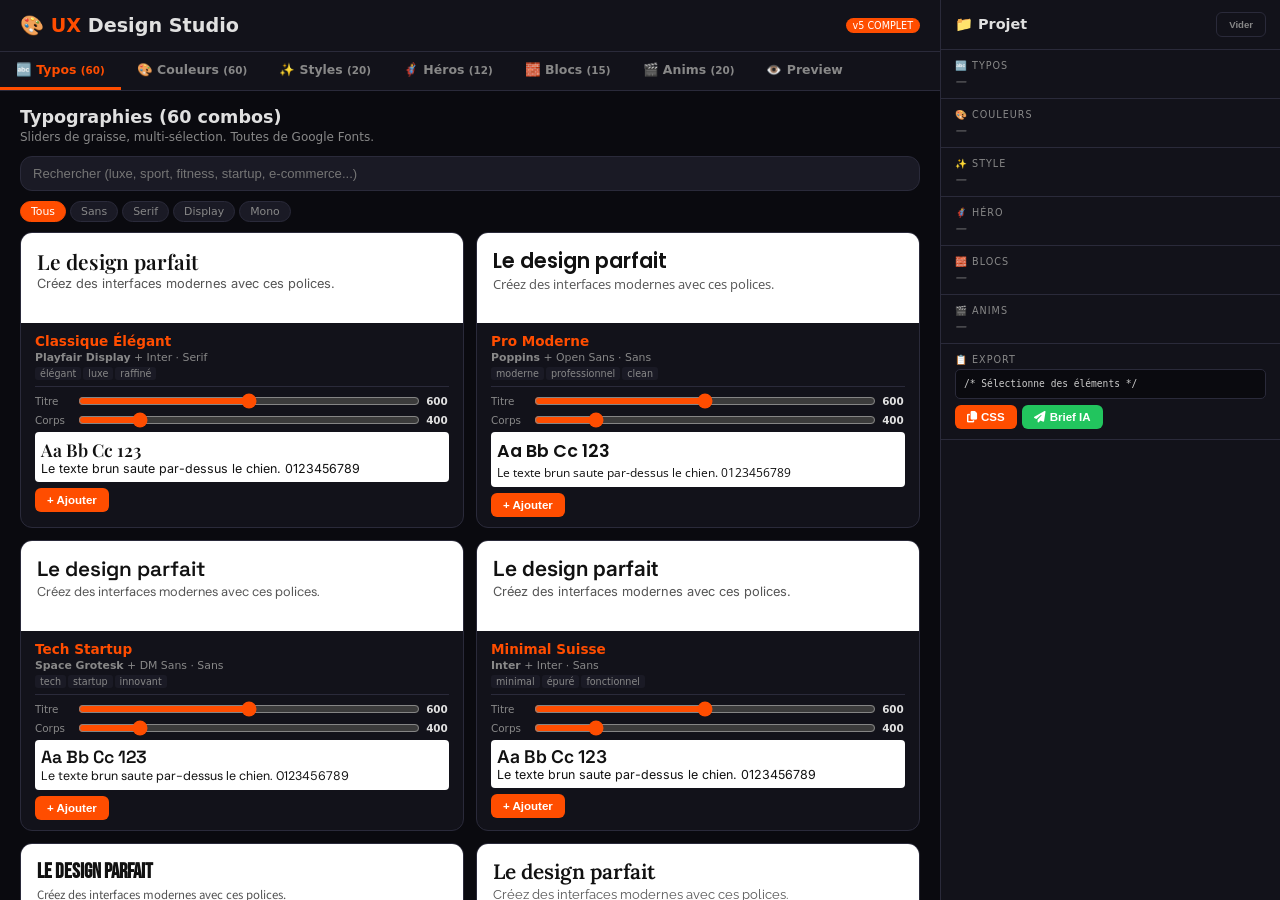
<file: design-picker.html>
<!DOCTYPE html>
<html lang="fr">
<head>
<meta charset="UTF-8">
<meta name="viewport" content="width=device-width, initial-scale=1.0">
<title>🎨 UX Design Studio</title>
<link rel="stylesheet" href="https://cdnjs.cloudflare.com/ajax/libs/font-awesome/6.5.1/css/all.min.css">
<style>
:root{--bg:#0a0a0f;--bg2:#12121a;--bg3:#1a1a25;--border:#2a2a3a;--text:#e0e0e0;--text2:#888;--accent:#FF4D00;--accent2:#FF6B2C;--green:#22C55E;--R:12px}
*{margin:0;padding:0;box-sizing:border-box}body{font-family:system-ui,sans-serif;background:var(--bg);color:var(--text)}
.app{display:grid;grid-template-columns:1fr 340px;min-height:100vh}
@media(max-width:1100px){.app{grid-template-columns:1fr}.PP{position:fixed;bottom:0;left:0;right:0;height:50px;overflow:hidden;transition:height .3s;z-index:200;border-top:1px solid var(--border);border-left:none}.PP.expanded{height:85vh}.pt{display:flex!important}}
.M{overflow-y:auto;max-height:100vh}
.AH{padding:14px 20px;background:var(--bg2);border-bottom:1px solid var(--border);position:sticky;top:0;z-index:50;display:flex;justify-content:space-between;align-items:center}
.AH h1{font-size:1.2rem}.AH h1 span{color:var(--accent)}.badge{font-size:.6rem;background:var(--accent);color:#fff;padding:2px 7px;border-radius:100px}
.tabs{display:flex;background:var(--bg2);border-bottom:1px solid var(--border);position:sticky;top:50px;z-index:49;overflow-x:auto}
.tab{padding:10px 16px;font-weight:600;color:var(--text2);cursor:pointer;border-bottom:3px solid transparent;white-space:nowrap;font-size:.78rem;transition:.2s}.tab:hover{color:var(--text)}.tab.active{color:var(--accent);border-bottom-color:var(--accent)}
.S{display:none;padding:16px 20px}.S.active{display:block}.ST{font-size:1.1rem;margin-bottom:3px}.SD{color:var(--text2);font-size:.75rem;margin-bottom:12px}
.SB{width:100%;padding:9px 12px;background:var(--bg3);border:1px solid var(--border);border-radius:var(--R);color:var(--text);font-size:.82rem;margin-bottom:10px}.SB:focus{outline:none;border-color:var(--accent)}
.F{display:flex;gap:4px;flex-wrap:wrap;margin-bottom:10px}
.ft{padding:3px 10px;background:var(--bg3);border:1px solid var(--border);border-radius:100px;font-size:.68rem;cursor:pointer;color:var(--text2)}.ft:hover,.ft.a{background:var(--accent);border-color:var(--accent);color:#fff}
.btn{padding:6px 12px;border-radius:6px;border:none;font-size:.72rem;font-weight:600;cursor:pointer;display:inline-flex;align-items:center;gap:4px;transition:.2s}
.ba{background:var(--accent);color:#fff}.ba:hover{background:var(--accent2)}.bg{background:var(--green);color:#fff}.bo{background:none;border:1px solid var(--border);color:var(--text2)}.bo:hover{border-color:var(--text);color:var(--text)}
.tag{font-size:.6rem;padding:1px 5px;background:var(--bg3);border-radius:3px;color:var(--text2)}.tags{display:flex;gap:2px;flex-wrap:wrap;margin-bottom:4px}
.G{display:grid;gap:12px}.G2{grid-template-columns:repeat(auto-fill,minmax(300px,1fr))}.G3{grid-template-columns:repeat(auto-fill,minmax(260px,1fr))}
.C{background:var(--bg2);border:1px solid var(--border);border-radius:var(--R);overflow:hidden;transition:.3s}.C:hover{border-color:var(--accent)}.C.sel{border-color:var(--green);box-shadow:0 0 0 2px rgba(34,197,94,.3)}
.CV{height:180px;overflow:hidden}.CI{padding:10px 14px}.CN{font-weight:700;color:var(--accent);font-size:.85rem;margin-bottom:2px}.CD{font-size:.7rem;color:var(--text2);margin-bottom:4px}
.CA{margin-top:6px}
/* Typo specific */
.TP{padding:16px;background:#fff;color:#111;min-height:90px}.TP h2{font-size:1.3rem;margin-bottom:2px;line-height:1.2}.TP p{font-size:.8rem;color:#555;line-height:1.3}
.wr{display:flex;align-items:center;gap:5px;margin-bottom:3px;font-size:.72rem}.wr label{width:38px;color:var(--text2);font-size:.65rem}.wr input[type=range]{flex:1;accent-color:var(--accent)}.wr .wv{width:24px;text-align:center;font-weight:600;font-size:.65rem}
.wp{margin-top:4px;padding:6px;background:#fff;border-radius:4px;color:#111}.wc{margin-top:6px;padding-top:6px;border-top:1px solid var(--border)}
/* Color specific */
.CS{display:flex;height:36px}.cw{flex:1;cursor:pointer;position:relative}.cw:hover::after{content:attr(data-l);position:absolute;bottom:1px;left:50%;transform:translateX(-50%);background:rgba(0,0,0,.85);color:#fff;padding:1px 4px;border-radius:2px;font-size:.5rem;white-space:nowrap}
.CL{padding:10px}.CLI{padding:10px;border-radius:6px}.CLI h3{font-size:.9rem;margin-bottom:3px}.CLI p{font-size:.72rem;opacity:.8;margin-bottom:6px}.CLI button{padding:5px 14px;border:none;border-radius:5px;font-weight:600;font-size:.72rem;cursor:pointer}
.hr{display:flex;align-items:center;gap:4px;margin-bottom:2px;font-size:.65rem}.hr .hl{width:48px;color:var(--text2)}.hr input[type=color]{width:20px;height:16px;border:none;border-radius:2px;cursor:pointer;padding:0;background:none}.hr .ht{width:62px;padding:1px 4px;background:var(--bg3);border:1px solid var(--border);border-radius:2px;color:var(--text);font-size:.65rem;font-family:monospace}.hr .ht:focus{border-color:var(--accent);outline:none}
/* Preview */
.PF{width:100%;border:1px solid var(--border);border-radius:var(--R);overflow:hidden;background:#fff;min-height:700px;transition:max-width .3s}
.PTB{display:flex;gap:6px;margin-bottom:10px;flex-wrap:wrap}.psb{padding:4px 10px;background:var(--bg3);border:1px solid var(--border);border-radius:5px;color:var(--text2);cursor:pointer;font-size:.7rem}.psb.a{border-color:var(--accent);color:var(--accent)}
/* Panel */
.PP{background:var(--bg2);border-left:1px solid var(--border);overflow-y:auto;max-height:100vh;position:sticky;top:0}
.pt{display:none;justify-content:center;padding:8px;cursor:pointer;font-weight:600;color:var(--accent);font-size:.78rem}
.PH{padding:12px 14px;border-bottom:1px solid var(--border);display:flex;justify-content:space-between;align-items:center}.PH h2{font-size:.9rem}
.PS{padding:10px 14px;border-bottom:1px solid var(--border)}.PST{font-size:.6rem;text-transform:uppercase;letter-spacing:1px;color:var(--text2);margin-bottom:4px}
.pi{background:var(--bg3);border-radius:5px;padding:6px 8px;margin-bottom:4px;display:flex;justify-content:space-between;align-items:center}.pin{font-weight:600;font-size:.72rem}.pid{font-size:.6rem;color:var(--text2)}.pir{background:none;border:none;color:#EF4444;cursor:pointer;font-size:.75rem}
.pe{color:var(--text2);font-size:.7rem;font-style:italic}.pcd{display:flex;gap:2px;margin-top:2px}.pcdot{width:12px;height:12px;border-radius:50%;border:1px solid var(--border)}
.EB{background:var(--bg);border-radius:5px;padding:8px;font-family:monospace;font-size:.6rem;line-height:1.3;white-space:pre-wrap;max-height:180px;overflow-y:auto;border:1px solid var(--border);color:#ccc}
.EA{display:flex;gap:5px;margin-top:6px}
/* BUILDER TOOLBAR */
.btbar{background:var(--bg2);border:1px solid var(--border);border-radius:var(--R);padding:12px 16px;margin-bottom:14px;display:flex;flex-wrap:wrap;gap:8px;align-items:center;position:sticky;top:56px;z-index:40}
.btbar label{font-size:.65rem;color:var(--text2);text-transform:uppercase;letter-spacing:.5px}
.btbar select{background:var(--bg3);border:1px solid var(--border);border-radius:6px;color:var(--text);padding:4px 8px;font-size:.72rem;max-width:160px}
.btbar select:focus{outline:none;border-color:var(--accent)}
.btbar input[type=range]{width:80px;accent-color:var(--accent)}
.btbar input[type=color]{width:28px;height:22px;border:none;border-radius:4px;cursor:pointer;padding:0}
.btbar .btgrp{display:flex;flex-direction:column;gap:2px}
.btbar .btrow{display:flex;align-items:center;gap:4px}
.btbar .btsep{width:1px;height:30px;background:var(--border);margin:0 4px}
/* DRAG & DROP */
.builder-block{position:relative;border:2px dashed transparent;transition:border-color .2s}
.builder-block:hover{border-color:var(--accent)44}
.builder-block .bhandle{position:absolute;top:8px;right:8px;display:none;gap:4px;z-index:10}
.builder-block:hover .bhandle{display:flex}
.bhandle button{background:var(--bg2);border:1px solid var(--border);color:var(--text2);width:28px;height:28px;border-radius:6px;cursor:pointer;font-size:.75rem;display:flex;align-items:center;justify-content:center}
.bhandle button:hover{background:var(--accent);color:#fff;border-color:var(--accent)}
.builder-block.dragging{opacity:.4;border-color:var(--accent)}
.builder-block.drag-over{border-color:var(--green);border-style:solid}
.block-insert{display:flex;justify-content:center;padding:6px 0}
.block-insert button{background:var(--bg3);border:1px dashed var(--border);border-radius:50%;width:28px;height:28px;color:var(--accent);font-size:1rem;cursor:pointer;display:flex;align-items:center;justify-content:center;transition:.2s}
.block-insert button:hover{background:var(--accent);color:#fff;border-color:var(--accent);border-style:solid}
/* Block picker modal */
.bpicker{position:fixed;inset:0;background:rgba(0,0,0,.7);z-index:300;display:none;align-items:center;justify-content:center}
.bpicker.open{display:flex}
.bpicker-inner{background:var(--bg2);border:1px solid var(--border);border-radius:var(--R);width:90%;max-width:700px;max-height:80vh;overflow-y:auto;padding:20px}
.bpicker-grid{display:grid;grid-template-columns:repeat(auto-fill,minmax(200px,1fr));gap:10px;margin-top:12px}
.bpicker-item{background:var(--bg3);border:1px solid var(--border);border-radius:8px;padding:10px;cursor:pointer;transition:.2s}
.bpicker-item:hover{border-color:var(--accent)}
.bpicker-item .bpi-name{font-weight:600;font-size:.78rem;color:var(--accent);margin-bottom:2px}
.bpicker-item .bpi-desc{font-size:.65rem;color:var(--text2)}
.toast{position:fixed;bottom:18px;left:50%;transform:translateX(-50%);background:var(--green);color:#fff;padding:8px 20px;border-radius:100px;font-size:.8rem;font-weight:600;opacity:0;transition:.3s;z-index:999;pointer-events:none}.toast.show{opacity:1}
@media(max-width:768px){.G2,.G3{grid-template-columns:1fr}.S{padding:10px}}
@keyframes fadeUp{from{opacity:0;transform:translateY(30px)}to{opacity:1;transform:translateY(0)}}
@keyframes fadeIn{from{opacity:0}to{opacity:1}}
@keyframes slideL{from{opacity:0;transform:translateX(-40px)}to{opacity:1;transform:translateX(0)}}
@keyframes slideR{from{opacity:0;transform:translateX(40px)}to{opacity:1;transform:translateX(0)}}
@keyframes scaleIn{from{opacity:0;transform:scale(.85)}to{opacity:1;transform:scale(1)}}
@keyframes bounce{0%,100%{transform:translateY(0)}50%{transform:translateY(-8px)}}
@keyframes pulse{0%,100%{opacity:1}50%{opacity:.6}}
@keyframes float{0%,100%{transform:translateY(0)}50%{transform:translateY(-12px)}}
@keyframes shimmer{0%{background-position:-200% 0}100%{background-position:200% 0}}
@keyframes slideDown{from{opacity:0;transform:translateY(-30px)}to{opacity:1;transform:translateY(0)}}
@keyframes rotateIn{from{opacity:0;transform:rotate(-10deg) scale(.9)}to{opacity:1;transform:rotate(0) scale(1)}}
@keyframes blurIn{from{opacity:0;filter:blur(10px)}to{opacity:1;filter:blur(0)}}
@keyframes swing{0%,100%{transform:rotate(0)}25%{transform:rotate(3deg)}75%{transform:rotate(-3deg)}}
@keyframes typewriter{from{width:0}to{width:100%}}
@keyframes gradientShift{0%{background-position:0% 50%}50%{background-position:100% 50%}100%{background-position:0% 50%}}
@keyframes wobble{0%,100%{transform:translateX(0)}15%{transform:translateX(-12px)}30%{transform:translateX(8px)}45%{transform:translateX(-5px)}60%{transform:translateX(3px)}}
@keyframes flipIn{from{opacity:0;transform:perspective(400px) rotateY(90deg)}to{opacity:1;transform:perspective(400px) rotateY(0)}}
@keyframes elastic{0%{transform:scale(0)}55%{transform:scale(1.1)}70%{transform:scale(.95)}100%{transform:scale(1)}}
@keyframes slideUp{from{transform:translateY(100%);opacity:0}to{transform:translateY(0);opacity:1}}
@keyframes fadeLeft{from{opacity:0;transform:translateX(30px)}to{opacity:1;transform:translateX(0)}}
@keyframes glow{0%,100%{box-shadow:0 0 5px rgba(255,77,0,.3)}50%{box-shadow:0 0 20px rgba(255,77,0,.6)}}
@keyframes shake{0%,100%{transform:translateX(0)}10%,30%,50%,70%,90%{transform:translateX(-4px)}20%,40%,60%,80%{transform:translateX(4px)}}
@keyframes countUp{from{opacity:0;transform:translateY(20px)}to{opacity:1;transform:translateY(0)}}
</style>
</head>
<body>
<div class="app">
<div class="M">
<header class="AH"><h1>🎨 <span>UX</span> Design Studio</h1><span class="badge">v5 COMPLET</span></header>
<div class="tabs">
<div class="tab active" onclick="showTab('typo',this)">🔤 Typos <small>(60)</small></div>
<div class="tab" onclick="showTab('colors',this)">🎨 Couleurs <small>(60)</small></div>
<div class="tab" onclick="showTab('styles',this)">✨ Styles <small>(20)</small></div>
<div class="tab" onclick="showTab('heroes',this)">🦸 Héros <small>(12)</small></div>
<div class="tab" onclick="showTab('blocks',this)">🧱 Blocs <small>(15)</small></div>
<div class="tab" onclick="showTab('anims',this)">🎬 Anims <small>(20)</small></div>
<div class="tab" onclick="showTab('preview',this)">👁️ Preview</div>
</div>

<div class="S active" id="sec-typo"><h2 class="ST">Typographies (60 combos)</h2><p class="SD">Sliders de graisse, multi-sélection. Toutes de Google Fonts.</p>
<input class="SB" placeholder="Rechercher (luxe, sport, fitness, startup, e-commerce...)" oninput="rT(this.value)">
<div class="F" id="tf"><span class="ft a" data-c="all" onclick="stc(this)">Tous</span><span class="ft" data-c="Sans" onclick="stc(this)">Sans</span><span class="ft" data-c="Serif" onclick="stc(this)">Serif</span><span class="ft" data-c="Display" onclick="stc(this)">Display</span><span class="ft" data-c="Mono" onclick="stc(this)">Mono</span></div>
<div class="G G2" id="tg"></div></div>

<div class="S" id="sec-colors"><h2 class="ST">Palettes de couleurs (60)</h2><p class="SD">Color pickers éditables. Personnalise chaque couleur.</p>
<input class="SB" placeholder="Rechercher (fitness, luxe, bio, tech, food...)" oninput="rC(this.value)">
<div class="G G3" id="cg"></div></div>

<div class="S" id="sec-styles"><h2 class="ST">Styles UI (20)</h2><p class="SD">Chaque style a un visuel CSS live.</p>
<input class="SB" placeholder="Rechercher (glass, brutal, néon, gradient...)" oninput="rS(this.value)">
<div class="G G2" id="sg"></div></div>

<div class="S" id="sec-heroes"><h2 class="ST">Sections Héro (12)</h2><p class="SD">Le premier écran de ta page.</p>
<input class="SB" placeholder="Rechercher (centré, split, dark, stats...)" oninput="rH(this.value)">
<div class="G G2" id="hg"></div></div>

<div class="S" id="sec-blocks"><h2 class="ST">Blocs de contenu (15)</h2><p class="SD">Les sections qui composent ta page.</p>
<input class="SB" placeholder="Rechercher (features, prix, FAQ, témoignages...)" oninput="rB(this.value)">
<div class="G G2" id="bg2"></div></div>

<div class="S" id="sec-anims"><h2 class="ST">Animations (20)</h2><p class="SD">Clique "Rejouer" pour voir l'effet.</p>
<div class="G G3" id="ag"></div></div>

<div class="S" id="sec-preview"><h2 class="ST">👁️ Preview & Builder</h2><p class="SD">Change tout en direct : typo, couleurs, style, animation. Glisse les blocs pour les réorganiser.</p>

<!-- TOOLBAR FLOTTANTE -->
<div class="btbar" id="btbar">
<div class="btgrp"><label>Typo</label><select id="bt-typo" onchange="btChTypo(this.value)"><option value="">— Choisir —</option></select></div>
<div class="btgrp"><label>Palette</label><select id="bt-color" onchange="btChColor(this.value)"><option value="">— Choisir —</option></select></div>
<div class="btgrp"><label>Style</label><select id="bt-style" onchange="btChStyle(this.value)"><option value="">— Choisir —</option></select></div>
<div class="btgrp"><label>Héro</label><select id="bt-hero" onchange="btChHero(this.value)"><option value="">— Choisir —</option></select></div>
<div class="btgrp"><label>Animation</label><select id="bt-anim" onchange="btChAnim(this.value)"><option value="">— Choisir —</option></select></div>
<div class="btsep"></div>
<div class="btgrp"><label>Couleurs live</label><div class="btrow">
<input type="color" id="bt-pri" value="#FF4D00" onchange="btChLiveColor()" title="Primary">
<input type="color" id="bt-sec" value="#FF6B2C" onchange="btChLiveColor()" title="Secondary">
<input type="color" id="bt-cta" value="#FF4D00" onchange="btChLiveColor()" title="CTA">
<input type="color" id="bt-bg" value="#FAFAFA" onchange="btChLiveColor()" title="Background">
<input type="color" id="bt-txt" value="#1A1A1A" onchange="btChLiveColor()" title="Text">
</div></div>
<div class="btsep"></div>
<div class="btgrp"><label>Graisse titre</label><div class="btrow"><input type="range" min="300" max="900" step="100" value="700" id="bt-hw" oninput="btChWeight()"><span id="bt-hw-val" style="font-size:.7rem;width:24px">700</span></div></div>
<div class="btsep"></div>
<div class="btrow">
<button class="psb a" onclick="spz(this,'100%')">💻</button>
<button class="psb" onclick="spz(this,'768px')">📱</button>
<button class="psb" onclick="spz(this,'375px')">📲</button>
</div>
</div>

<div class="PF" id="pf"></div>

<!-- BLOCK PICKER MODAL -->
<div class="bpicker" id="bpicker" onclick="if(event.target===this)closeBP()">
<div class="bpicker-inner">
<div style="display:flex;justify-content:space-between;align-items:center;margin-bottom:8px"><h3 style="font-size:1rem">Ajouter un bloc</h3><button class="btn bo" onclick="closeBP()">✕ Fermer</button></div>
<input class="SB" id="bp-search" placeholder="Rechercher un bloc..." oninput="renderBP(this.value)">
<div class="bpicker-grid" id="bp-grid"></div>
</div>
</div>
</div>
</div>

<aside class="PP" id="panel">
<div class="pt" onclick="document.getElementById('panel').classList.toggle('expanded')">▲ Mon projet ▲</div>
<div class="PH"><h2>📁 Projet</h2><button class="btn bo" onclick="clr()" style="font-size:.6rem">Vider</button></div>
<div class="PS"><div class="PST">🔤 Typos</div><div id="pt2"><div class="pe">—</div></div></div>
<div class="PS"><div class="PST">🎨 Couleurs</div><div id="pc"><div class="pe">—</div></div></div>
<div class="PS"><div class="PST">✨ Style</div><div id="ps2"><div class="pe">—</div></div></div>
<div class="PS"><div class="PST">🦸 Héro</div><div id="ph"><div class="pe">—</div></div></div>
<div class="PS"><div class="PST">🧱 Blocs</div><div id="pb"><div class="pe">—</div></div></div>
<div class="PS"><div class="PST">🎬 Anims</div><div id="pa"><div class="pe">—</div></div></div>
<div class="PS"><div class="PST">📋 Export</div><div class="EB" id="ex">/* Sélectionne des éléments */</div>
<div class="EA"><button class="btn ba" onclick="cpCSS()"><i class="fa-solid fa-copy"></i> CSS</button><button class="btn bg" onclick="cpBrief()"><i class="fa-solid fa-paper-plane"></i> Brief IA</button></div></div>
</aside>
</div>
<div class="toast" id="toast"></div>

<script>
// ===================== 60 TYPOS =====================
const T=[
{id:1,n:"Classique Élégant",c:"Serif",h:"Playfair Display",b:"Inter",m:"élégant, luxe, raffiné",u:"family=Inter:wght@300;400;500;600;700&family=Playfair+Display:wght@400;500;600;700"},
{id:2,n:"Pro Moderne",c:"Sans",h:"Poppins",b:"Open Sans",m:"moderne, professionnel, clean",u:"family=Open+Sans:wght@300;400;500;600;700&family=Poppins:wght@400;500;600;700"},
{id:3,n:"Tech Startup",c:"Sans",h:"Space Grotesk",b:"DM Sans",m:"tech, startup, innovant",u:"family=DM+Sans:wght@400;500;700&family=Space+Grotesk:wght@400;500;600;700"},
{id:4,n:"Minimal Suisse",c:"Sans",h:"Inter",b:"Inter",m:"minimal, épuré, fonctionnel",u:"family=Inter:wght@300;400;500;600;700"},
{id:5,n:"Impact Bold",c:"Display",h:"Bebas Neue",b:"Source Sans 3",m:"impact, puissant, dramatique",u:"family=Bebas+Neue&family=Source+Sans+3:wght@300;400;500;600;700"},
{id:6,n:"Bien-être Zen",c:"Serif",h:"Lora",b:"Raleway",m:"calme, naturel, zen, yoga",u:"family=Lora:wght@400;500;600;700&family=Raleway:wght@300;400;500;600;700"},
{id:7,n:"Géométrique",c:"Sans",h:"Outfit",b:"Work Sans",m:"géométrique, équilibré, moderne",u:"family=Outfit:wght@300;400;500;600;700&family=Work+Sans:wght@300;400;500;600;700"},
{id:8,n:"Luxe Serif",c:"Serif",h:"Cormorant",b:"Montserrat",m:"luxe, haut de gamme, bijouterie",u:"family=Cormorant:wght@400;500;600;700&family=Montserrat:wght@300;400;500;600;700"},
{id:9,n:"SaaS Friendly",c:"Sans",h:"Plus Jakarta Sans",b:"Plus Jakarta Sans",m:"amical, moderne, app web",u:"family=Plus+Jakarta+Sans:wght@300;400;500;600;700"},
{id:10,n:"Mode Avant-garde",c:"Sans",h:"Syne",b:"Manrope",m:"mode, audacieux, avant-garde",u:"family=Manrope:wght@300;400;500;600;700&family=Syne:wght@400;500;600;700"},
{id:11,n:"E-commerce Clean",c:"Sans",h:"Rubik",b:"Nunito Sans",m:"e-commerce, propre, vente",u:"family=Nunito+Sans:wght@300;400;500;600;700&family=Rubik:wght@300;400;500;600;700"},
{id:12,n:"Sport Fitness",c:"Sans",h:"Barlow Condensed",b:"Barlow",m:"sport, fitness, athlétique, gym",u:"family=Barlow+Condensed:wght@400;500;600;700&family=Barlow:wght@300;400;500;600;700"},
{id:13,n:"Gen Z Brutal",c:"Display",h:"Anton",b:"Epilogue",m:"brutal, fort, street, Gen Z",u:"family=Anton&family=Epilogue:wght@400;500;600;700"},
{id:14,n:"Éditorial Chic",c:"Serif",h:"DM Serif Display",b:"DM Sans",m:"éditorial, magazine, chic, blog",u:"family=DM+Sans:wght@400;500;700&family=DM+Serif+Display"},
{id:15,n:"Futuriste",c:"Sans",h:"Orbitron",b:"Exo 2",m:"futuriste, sci-fi, tech, gaming",u:"family=Exo+2:wght@300;400;500;600;700&family=Orbitron:wght@400;500;600;700"},
{id:16,n:"Artisanal Warm",c:"Serif",h:"Libre Baskerville",b:"Karla",m:"artisanal, chaleureux, authentique",u:"family=Karla:wght@300;400;500;600;700&family=Libre+Baskerville:wght@400;700"},
{id:17,n:"Corporate Solid",c:"Sans",h:"IBM Plex Sans",b:"IBM Plex Sans",m:"corporate, fiable, sérieux",u:"family=IBM+Plex+Sans:wght@300;400;500;600;700"},
{id:18,n:"Playful Fun",c:"Display",h:"Fredoka",b:"Nunito",m:"fun, joyeux, enfantin, coloré",u:"family=Fredoka:wght@400;500;600;700&family=Nunito:wght@300;400;500;600;700"},
{id:19,n:"Luxe Minimalist",c:"Serif",h:"Bodoni Moda",b:"Jost",m:"luxe, minimaliste, premium",u:"family=Bodoni+Moda:wght@400;500;600;700&family=Jost:wght@300;400;500;600;700"},
{id:20,n:"Gaming Bold",c:"Display",h:"Russo One",b:"Chakra Petch",m:"gaming, esport, action",u:"family=Chakra+Petch:wght@300;400;500;600;700&family=Russo+One"},
{id:21,n:"Startup Fresh",c:"Sans",h:"Albert Sans",b:"Albert Sans",m:"startup, frais, dynamique",u:"family=Albert+Sans:wght@300;400;500;600;700"},
{id:22,n:"Vintage Rétro",c:"Serif",h:"Abril Fatface",b:"Merriweather",m:"rétro, vintage, nostalgique",u:"family=Abril+Fatface&family=Merriweather:wght@300;400;700"},
{id:23,n:"Blog Lisible",c:"Serif",h:"Bitter",b:"Source Sans 3",m:"blog, lisible, confortable",u:"family=Bitter:wght@400;500;600;700&family=Source+Sans+3:wght@300;400;500;600;700"},
{id:24,n:"Portfolio Créa",c:"Sans",h:"Unbounded",b:"Inter",m:"créatif, portfolio, artiste",u:"family=Inter:wght@300;400;500;600;700&family=Unbounded:wght@400;500;600;700"},
{id:25,n:"Santé Nature",c:"Sans",h:"Quicksand",b:"Quicksand",m:"santé, nature, bio, organique",u:"family=Quicksand:wght@300;400;500;600;700"},
{id:26,n:"News Journal",c:"Serif",h:"Noto Serif",b:"Noto Sans",m:"journal, news, presse, media",u:"family=Noto+Sans:wght@300;400;500;600;700&family=Noto+Serif:wght@400;500;600;700"},
{id:27,n:"Immobilier Pro",c:"Sans",h:"Lexend",b:"Lexend",m:"immobilier, pro, confiance",u:"family=Lexend:wght@300;400;500;600;700"},
{id:28,n:"Food & Resto",c:"Display",h:"Lobster",b:"Lato",m:"food, restaurant, chaleureux",u:"family=Lato:wght@300;400;700&family=Lobster"},
{id:29,n:"Finance Trust",c:"Serif",h:"Fraunces",b:"Commissioner",m:"finance, banque, investissement",u:"family=Commissioner:wght@300;400;500;600;700&family=Fraunces:wght@400;500;600;700"},
{id:30,n:"Lifestyle Soft",c:"Sans",h:"Josefin Sans",b:"Mulish",m:"lifestyle, doux, féminin",u:"family=Josefin+Sans:wght@300;400;500;600;700&family=Mulish:wght@300;400;500;600;700"},
{id:31,n:"Architecte",c:"Sans",h:"Archivo",b:"Archivo",m:"architecture, structuré, géo",u:"family=Archivo:wght@300;400;500;600;700"},
{id:32,n:"Travel Adventure",c:"Display",h:"Righteous",b:"Open Sans",m:"voyage, aventure, outdoor",u:"family=Open+Sans:wght@300;400;500;600;700&family=Righteous"},
{id:33,n:"Éducation Clair",c:"Sans",h:"Nunito",b:"Nunito",m:"éducation, clair, pédagogique",u:"family=Nunito:wght@300;400;500;600;700"},
{id:34,n:"Dashboard Pro",c:"Mono",h:"JetBrains Mono",b:"Inter",m:"dashboard, code, dev, données",u:"family=Inter:wght@300;400;500;600;700&family=JetBrains+Mono:wght@400;500;600;700"},
{id:35,n:"Beauty Spa",c:"Serif",h:"Spectral",b:"Figtree",m:"beauté, spa, cosmétique",u:"family=Figtree:wght@300;400;500;600;700&family=Spectral:wght@300;400;500;600;700"},
{id:36,n:"Crypto Web3",c:"Sans",h:"Space Mono",b:"Space Grotesk",m:"crypto, web3, blockchain",u:"family=Space+Grotesk:wght@400;500;600;700&family=Space+Mono:wght@400;700"},
{id:37,n:"Kids Cartoon",c:"Display",h:"Boogaloo",b:"Comic Neue",m:"enfants, cartoon, amusant",u:"family=Boogaloo&family=Comic+Neue:wght@300;400;700"},
{id:38,n:"Mariage Élégant",c:"Serif",h:"Great Vibes",b:"Cormorant",m:"mariage, invitation, romantique",u:"family=Cormorant:wght@300;400;500;600;700&family=Great+Vibes"},
{id:39,n:"Musique Rock",c:"Display",h:"Permanent Marker",b:"Roboto",m:"musique, rock, punk, festival",u:"family=Permanent+Marker&family=Roboto:wght@300;400;500;700"},
{id:40,n:"App Mobile",c:"Sans",h:"Figtree",b:"Figtree",m:"app, mobile, UI, interface",u:"family=Figtree:wght@300;400;500;600;700"},
{id:41,n:"Juridique",c:"Serif",h:"Crimson Text",b:"Source Sans 3",m:"juridique, avocat, cabinet",u:"family=Crimson+Text:wght@400;600;700&family=Source+Sans+3:wght@300;400;500;600;700"},
{id:42,n:"Podcast Audio",c:"Sans",h:"Red Hat Display",b:"Red Hat Text",m:"podcast, audio, media",u:"family=Red+Hat+Display:wght@400;500;600;700&family=Red+Hat+Text:wght@300;400;500;600;700"},
{id:43,n:"Auto Moto",c:"Sans",h:"Teko",b:"Titillium Web",m:"auto, moto, sport mécanique",u:"family=Teko:wght@300;400;500;600;700&family=Titillium+Web:wght@300;400;500;600;700"},
{id:44,n:"Médical",c:"Sans",h:"Atkinson Hyperlegible",b:"Atkinson Hyperlegible",m:"médical, accessible, lisible",u:"family=Atkinson+Hyperlegible:wght@400;700"},
{id:45,n:"Mode Luxe",c:"Serif",h:"Italiana",b:"Raleway",m:"haute couture, luxe, fashion",u:"family=Italiana&family=Raleway:wght@300;400;500;600;700"},
{id:46,n:"Eco Green",c:"Sans",h:"Maven Pro",b:"Maven Pro",m:"écologie, green, durable",u:"family=Maven+Pro:wght@400;500;600;700"},
{id:47,n:"Tattoo Art",c:"Display",h:"Pirata One",b:"Roboto Condensed",m:"tattoo, art, alternatif",u:"family=Pirata+One&family=Roboto+Condensed:wght@300;400;700"},
{id:48,n:"Yoga Mindful",c:"Sans",h:"Philosopher",b:"Nunito Sans",m:"yoga, méditation, mindfulness",u:"family=Nunito+Sans:wght@300;400;500;600;700&family=Philosopher:wght@400;700"},
{id:49,n:"Pet Animals",c:"Display",h:"Baloo 2",b:"Poppins",m:"animaux, vétérinaire, pet shop",u:"family=Baloo+2:wght@400;500;600;700&family=Poppins:wght@300;400;500;600;700"},
{id:50,n:"Artisanat Local",c:"Serif",h:"Cardo",b:"Karla",m:"artisanat, local, terroir",u:"family=Cardo:wght@400;700&family=Karla:wght@300;400;500;600;700"},
{id:51,n:"DJ Nightclub",c:"Display",h:"Audiowide",b:"Exo",m:"DJ, nightclub, EDM, fête",u:"family=Audiowide&family=Exo:wght@300;400;500;600;700"},
{id:52,n:"Coworking",c:"Sans",h:"Urbanist",b:"Urbanist",m:"coworking, espace, collab",u:"family=Urbanist:wght@300;400;500;600;700"},
{id:53,n:"Photo Portfolio",c:"Sans",h:"Montserrat",b:"Hind",m:"photo, portfolio, galerie",u:"family=Hind:wght@300;400;500;600;700&family=Montserrat:wght@300;400;500;600;700"},
{id:54,n:"Boulangerie",c:"Serif",h:"Playfair Display",b:"Lato",m:"boulangerie, pâtisserie, café",u:"family=Lato:wght@300;400;700&family=Playfair+Display:wght@400;500;600;700"},
{id:55,n:"Agence Digital",c:"Sans",h:"Clash Display",b:"Satoshi",m:"agence, digital, marketing",u:"family=Inter:wght@300;400;500;600;700&family=Space+Grotesk:wght@400;500;600;700"},
{id:56,n:"Coaching",c:"Sans",h:"Catamaran",b:"Catamaran",m:"coaching, développement, formation",u:"family=Catamaran:wght@300;400;500;600;700"},
{id:57,n:"Bière Craft",c:"Display",h:"Alfa Slab One",b:"Roboto",m:"bière, craft, brasserie",u:"family=Alfa+Slab+One&family=Roboto:wght@300;400;500;700"},
{id:58,n:"Startup Néon",c:"Sans",h:"Righteous",b:"DM Sans",m:"startup, néon, vibrant",u:"family=DM+Sans:wght@400;500;700&family=Righteous"},
{id:59,n:"Minimaliste Japonais",c:"Sans",h:"Zen Kaku Gothic New",b:"Zen Kaku Gothic New",m:"japonais, zen, minimal, asiatique",u:"family=Zen+Kaku+Gothic+New:wght@300;400;500;700"},
{id:60,n:"Vintage Western",c:"Display",h:"Rye",b:"Josefin Sans",m:"western, vintage, cowboy, ranch",u:"family=Josefin+Sans:wght@300;400;500;600;700&family=Rye"},
];

// ===================== 60 COLORS =====================
const CO=[
{id:1,t:"SaaS Confiance",p:"#2563EB",s:"#3B82F6",a:"#F97316",g:"#F8FAFC",x:"#1E293B",n:"Bleu confiance + CTA orange"},
{id:2,t:"E-commerce Vert",p:"#059669",s:"#10B981",a:"#F97316",g:"#ECFDF5",x:"#064E3B",n:"Vert nature + urgence"},
{id:3,t:"Luxe Noir Or",p:"#1C1917",s:"#44403C",a:"#CA8A04",g:"#FAFAF9",x:"#0C0A09",n:"Noir + or élégant"},
{id:4,t:"Fitness Gym",p:"#DC2626",s:"#EF4444",a:"#F97316",g:"#0F0F0F",x:"#FAFAFA",n:"Rouge énergie + noir"},
{id:5,t:"Bien-être Nature",p:"#059669",s:"#6EE7B7",a:"#F59E0B",g:"#F0FDF4",x:"#14532D",n:"Vert naturel + or"},
{id:6,t:"Éducation",p:"#7C3AED",s:"#A78BFA",a:"#F97316",g:"#F5F3FF",x:"#4C1D95",n:"Violet savoir + orange"},
{id:7,t:"Mode Noir Blanc",p:"#000000",s:"#404040",a:"#B91C1C",g:"#FFFFFF",x:"#171717",n:"B&W + rouge accent"},
{id:8,t:"Startup Violet",p:"#7C3AED",s:"#A78BFA",a:"#F97316",g:"#FAFAFA",x:"#1E1B4B",n:"Violet + orange bold"},
{id:9,t:"Sport Tricolore",p:"#DC2626",s:"#1D4ED8",a:"#F97316",g:"#FAFAFA",x:"#111827",n:"Rouge + bleu sport"},
{id:10,t:"BANDFIT Orange",p:"#FF4D00",s:"#FF6B2C",a:"#FF4D00",g:"#FFF7ED",x:"#1A1A1A",n:"Orange énergie BANDFIT"},
{id:11,t:"BANDFIT Dark",p:"#FF4D00",s:"#FF6B2C",a:"#FF4D00",g:"#0A0A0A",x:"#F5F5F5",n:"Noir premium + orange"},
{id:12,t:"Bleu Marine",p:"#1E3A5F",s:"#2563EB",a:"#FF4D00",g:"#F0F4F8",x:"#1E293B",n:"Marine + accent orange"},
{id:13,t:"Rose Féminin",p:"#EC4899",s:"#F472B6",a:"#8B5CF6",g:"#FDF2F8",x:"#831843",n:"Rose + violet"},
{id:14,t:"Turquoise Frais",p:"#0891B2",s:"#06B6D4",a:"#F97316",g:"#ECFEFF",x:"#164E63",n:"Turquoise + orange"},
{id:15,t:"Forêt Sombre",p:"#166534",s:"#22C55E",a:"#FACC15",g:"#052E16",x:"#F0FDF4",n:"Vert forêt sombre"},
{id:16,t:"Corail Doux",p:"#F43F5E",s:"#FB7185",a:"#6366F1",g:"#FFF1F2",x:"#4C0519",n:"Corail + indigo"},
{id:17,t:"Crypto Sombre",p:"#6366F1",s:"#818CF8",a:"#F59E0B",g:"#0F0F0F",x:"#E0E7FF",n:"Indigo + or sombre"},
{id:18,t:"Gaming Néon",p:"#7C3AED",s:"#A855F7",a:"#EF4444",g:"#09090B",x:"#FAFAFA",n:"Violet + rouge néon"},
{id:19,t:"Food Appétit",p:"#DC2626",s:"#F97316",a:"#16A34A",g:"#FFF7ED",x:"#7C2D12",n:"Rouge appétit + vert"},
{id:20,t:"Musique Purple",p:"#7C3AED",s:"#A855F7",a:"#EC4899",g:"#0F0F0F",x:"#FAFAFA",n:"Violet + pink sombre"},
{id:21,t:"Océan Calme",p:"#0369A1",s:"#0EA5E9",a:"#F97316",g:"#F0F9FF",x:"#0C4A6E",n:"Bleu océan + orange"},
{id:22,t:"Sunset Warm",p:"#EA580C",s:"#F97316",a:"#DC2626",g:"#FFFBEB",x:"#431407",n:"Orange sunset chaud"},
{id:23,t:"Lavande Douce",p:"#8B5CF6",s:"#C4B5FD",a:"#F59E0B",g:"#FAF5FF",x:"#3B0764",n:"Lavande + doré"},
{id:24,t:"Terre Naturel",p:"#92400E",s:"#B45309",a:"#059669",g:"#FFFBEB",x:"#451A03",n:"Terre + vert nature"},
{id:25,t:"Arctic Froid",p:"#0284C7",s:"#38BDF8",a:"#22C55E",g:"#F0F9FF",x:"#082F49",n:"Bleu glacé + vert"},
{id:26,t:"Cherry Pop",p:"#BE123C",s:"#F43F5E",a:"#FCD34D",g:"#FFF1F2",x:"#4C0519",n:"Cerise + jaune pop"},
{id:27,t:"Menthe Frais",p:"#0D9488",s:"#2DD4BF",a:"#F97316",g:"#F0FDFA",x:"#134E4A",n:"Menthe + orange"},
{id:28,t:"Nuit Étoilée",p:"#1E1B4B",s:"#4338CA",a:"#FCD34D",g:"#0F0B2E",x:"#E0E7FF",n:"Nuit + étoile dorée"},
{id:29,t:"Chocolat Café",p:"#78350F",s:"#A16207",a:"#DC2626",g:"#FEF3C7",x:"#451A03",n:"Chocolat + rouge"},
{id:30,t:"Pastel Doux",p:"#6366F1",s:"#A5B4FC",a:"#F472B6",g:"#EEF2FF",x:"#312E81",n:"Pastel bleu + rose"},
{id:31,t:"Néon Cyberpunk",p:"#06B6D4",s:"#22D3EE",a:"#F43F5E",g:"#0A0A0A",x:"#ECFEFF",n:"Cyan néon + rose"},
{id:32,t:"Or Royal",p:"#854D0E",s:"#CA8A04",a:"#1D4ED8",g:"#FEFCE8",x:"#422006",n:"Or + bleu royal"},
{id:33,t:"Minéral Gris",p:"#4B5563",s:"#6B7280",a:"#3B82F6",g:"#F9FAFB",x:"#111827",n:"Gris minéral + bleu"},
{id:34,t:"Jungle Tropicale",p:"#15803D",s:"#4ADE80",a:"#FACC15",g:"#052E16",x:"#DCFCE7",n:"Jungle + soleil"},
{id:35,t:"Framboise",p:"#9F1239",s:"#E11D48",a:"#FBBF24",g:"#FFF1F2",x:"#4C0519",n:"Framboise + doré"},
{id:36,t:"Électrique Bleu",p:"#2563EB",s:"#60A5FA",a:"#F43F5E",g:"#EFF6FF",x:"#1E3A8A",n:"Bleu électrique + rose"},
{id:37,t:"Sahara Sand",p:"#D97706",s:"#F59E0B",a:"#059669",g:"#FFFBEB",x:"#78350F",n:"Sable + oasis vert"},
{id:38,t:"Vin Rouge",p:"#7F1D1D",s:"#991B1B",a:"#CA8A04",g:"#FEF2F2",x:"#450A0A",n:"Bordeaux + or"},
{id:39,t:"Space Dark",p:"#312E81",s:"#4F46E5",a:"#34D399",g:"#030712",x:"#C7D2FE",n:"Espace + émeraude"},
{id:40,t:"Pêche Été",p:"#F97316",s:"#FDBA74",a:"#7C3AED",g:"#FFF7ED",x:"#431407",n:"Pêche + violet"},
{id:41,t:"Olive Militaire",p:"#3F6212",s:"#65A30D",a:"#F97316",g:"#F7FEE7",x:"#1A2E05",n:"Olive + orange signal"},
{id:42,t:"Prune Mystère",p:"#581C87",s:"#9333EA",a:"#F472B6",g:"#3B0764",x:"#F5D0FE",n:"Prune + rose"},
{id:43,t:"Béton Urbain",p:"#374151",s:"#6B7280",a:"#EF4444",g:"#F3F4F6",x:"#111827",n:"Béton + rouge signal"},
{id:44,t:"Aqua Marine",p:"#0E7490",s:"#06B6D4",a:"#FBBF24",g:"#ECFEFF",x:"#155E75",n:"Aqua + soleil"},
{id:45,t:"Feu & Glace",p:"#DC2626",s:"#0EA5E9",a:"#FBBF24",g:"#0F172A",x:"#F8FAFC",n:"Rouge + bleu contraste"},
{id:46,t:"Bonbon",p:"#EC4899",s:"#F9A8D4",a:"#8B5CF6",g:"#FDF2F8",x:"#9D174D",n:"Rose bonbon + violet"},
{id:47,t:"Acier Inox",p:"#475569",s:"#64748B",a:"#0EA5E9",g:"#F1F5F9",x:"#0F172A",n:"Acier + bleu tech"},
{id:48,t:"Cannabis CBD",p:"#166534",s:"#4ADE80",a:"#A3E635",g:"#F0FDF4",x:"#14532D",n:"Vert CBD naturel"},
{id:49,t:"Luxe Champagne",p:"#92400E",s:"#D4A843",a:"#1C1917",g:"#FEF7ED",x:"#451A03",n:"Champagne + noir"},
{id:50,t:"Tech Blue",p:"#1D4ED8",s:"#3B82F6",a:"#22C55E",g:"#EFF6FF",x:"#1E3A8A",n:"Bleu tech + vert succès"},
{id:51,t:"Automne",p:"#C2410C",s:"#EA580C",a:"#854D0E",g:"#FFF7ED",x:"#431407",n:"Orange automne + brun"},
{id:52,t:"Glacier",p:"#0C4A6E",s:"#0284C7",a:"#F0ABFC",g:"#F0F9FF",x:"#082F49",n:"Bleu glacier + rose"},
{id:53,t:"Manga Pop",p:"#E11D48",s:"#FB7185",a:"#FBBF24",g:"#FFFFFF",x:"#1F2937",n:"Rose manga + jaune"},
{id:54,t:"Rasta Vibrant",p:"#16A34A",s:"#FACC15",a:"#DC2626",g:"#052E16",x:"#F0FDF4",n:"Vert + jaune + rouge"},
{id:55,t:"Gothique",p:"#18181B",s:"#27272A",a:"#A21CAF",g:"#09090B",x:"#D4D4D8",n:"Noir + violet gothique"},
{id:56,t:"Provence",p:"#7E22CE",s:"#A855F7",a:"#F59E0B",g:"#FAF5FF",x:"#581C87",n:"Lavande Provence + or"},
{id:57,t:"Industriel",p:"#292524",s:"#57534E",a:"#F97316",g:"#E7E5E4",x:"#1C1917",n:"Brut industriel + orange"},
{id:58,t:"Océan Profond",p:"#0C4A6E",s:"#075985",a:"#22D3EE",g:"#082F49",x:"#BAE6FD",n:"Bleu profond + cyan"},
{id:59,t:"Savane",p:"#A16207",s:"#D97706",a:"#15803D",g:"#FEF9C3",x:"#713F12",n:"Savane doré + vert"},
{id:60,t:"Futuriste",p:"#4F46E5",s:"#6366F1",a:"#06B6D4",g:"#0F0F0F",x:"#E0E7FF",n:"Indigo + cyan futuriste"},
];

// ===================== 20 STYLES =====================
const ST=[
{id:1,n:"Minimalisme",k:"épuré, simple, spacieux",b:"SaaS, dashboards",av:"Portfolios créa",pf:"⚡",ac:"AAA",mb:"✓",v:`<div style="background:#fff;height:100%;padding:24px;font-family:system-ui"><div style="display:flex;justify-content:space-between;margin-bottom:24px"><span style="font-weight:700;font-size:1rem">Logo</span><div style="display:flex;gap:16px;font-size:.78rem;color:#666"><span>Produits</span><span>Prix</span></div></div><h1 style="font-size:1.8rem;font-weight:600;color:#000;margin-bottom:8px;line-height:1.2">Design simple et fonctionnel.</h1><p style="color:#666;font-size:.85rem;margin-bottom:14px">L'essentiel, rien de plus.</p><button style="background:#000;color:#fff;border:none;padding:8px 20px;border-radius:4px;font-size:.78rem">Commencer</button></div>`},
{id:2,n:"Neumorphisme",k:"soft, embossé, arrondi",b:"Santé, méditation",av:"Data dashboards",pf:"⚡",ac:"⚠",mb:"✓",v:`<div style="background:#e8e8e8;height:100%;padding:20px;display:flex;flex-direction:column;gap:12px;align-items:center;justify-content:center"><div style="background:#e8e8e8;border-radius:18px;padding:20px;box-shadow:-5px -5px 12px rgba(255,255,255,.7),5px 5px 12px rgba(0,0,0,.15);width:75%;text-align:center"><div style="font-size:1.6rem;font-weight:700;color:#555">42</div><div style="color:#888;font-size:.7rem">Sessions</div></div><button style="background:#e8e8e8;border:none;border-radius:50px;padding:10px 24px;box-shadow:-3px -3px 8px rgba(255,255,255,.7),3px 3px 8px rgba(0,0,0,.15);color:#666;font-weight:600;font-size:.82rem">Démarrer</button></div>`},
{id:3,n:"Glassmorphisme",k:"verre givré, flou, transparent",b:"SaaS, modals, cartes",av:"Faible contraste",pf:"⚠",ac:"⚠",mb:"✓",v:`<div style="background:linear-gradient(135deg,#667eea,#764ba2,#f093fb);height:100%;padding:20px;display:flex;align-items:center;justify-content:center"><div style="background:rgba(255,255,255,.15);backdrop-filter:blur(12px);border:1px solid rgba(255,255,255,.2);border-radius:18px;padding:20px;width:80%;color:#fff"><h2 style="font-size:1.1rem;margin-bottom:4px">Dashboard</h2><p style="font-size:.75rem;opacity:.8;margin-bottom:10px">Bienvenue Fred</p><button style="background:rgba(255,255,255,.2);border:1px solid rgba(255,255,255,.3);color:#fff;padding:6px 16px;border-radius:8px;font-size:.75rem">Voir</button></div></div>`},
{id:4,n:"Brutalisme",k:"brut, contrasté, punk, typographique",b:"Portfolios, blogs tech",av:"Corporate",pf:"⚡",ac:"AAA",mb:"◐",v:`<div style="background:#fff;height:100%;padding:16px;font-family:monospace"><div style="border:3px solid #000;padding:12px;margin-bottom:8px"><span style="font-weight:900;font-size:1.6rem;text-transform:uppercase">BRUT.</span></div><div style="background:#FF0000;color:#fff;padding:12px;font-weight:900;font-size:1.2rem;margin-bottom:8px;text-transform:uppercase">Du design sans filtre</div><div style="display:flex;gap:8px"><div style="flex:1;background:#FFFF00;border:3px solid #000;padding:12px;font-weight:900;text-transform:uppercase">WEB</div><div style="flex:1;background:#0000FF;color:#fff;border:3px solid #000;padding:12px;font-weight:900;text-transform:uppercase">APP</div></div></div>`},
{id:5,n:"Blocs Vibrants",k:"coloré, énergique, géométrique, néon",b:"Startups, gaming, jeunesse",av:"Finance, santé",pf:"⚡",ac:"◐",mb:"✓",v:`<div style="background:#1a1a2e;height:100%;padding:18px;color:#fff"><h1 style="font-size:1.5rem;font-weight:900;margin-bottom:6px">Créez des trucs <span style="color:#39FF14">incroyables</span></h1><div style="display:grid;grid-template-columns:1fr 1fr;gap:8px;margin-top:12px"><div style="background:#39FF14;border-radius:12px;padding:14px;color:#000"><div style="font-weight:800;font-size:1.2rem">10x</div><div style="font-size:.7rem">Plus rapide</div></div><div style="background:#BF00FF;border-radius:12px;padding:14px"><div style="font-weight:800;font-size:1.2rem">0€</div><div style="font-size:.7rem">Setup</div></div></div></div>`},
{id:6,n:"Dark OLED",k:"noir profond, néon, sombre",b:"Apps nocturnes, coding",av:"Print",pf:"⚡",ac:"AAA",mb:"✓",v:`<div style="background:#000;height:100%;padding:20px;color:#fff"><div style="display:flex;justify-content:space-between;margin-bottom:20px"><span style="font-weight:700;font-size:.95rem">⚡ Dashboard</span><div style="width:24px;height:24px;border-radius:50%;background:#39FF14"></div></div><div style="background:#0a0a0a;border:1px solid #222;border-radius:12px;padding:14px;margin-bottom:10px"><div style="font-size:.7rem;color:#666">Revenus</div><div style="font-size:1.6rem;font-weight:700;color:#39FF14;text-shadow:0 0 20px rgba(57,255,20,.3)">48 290€</div></div></div>`},
{id:7,n:"Claymorphisme",k:"3D doux, bulle, arrondi, soft",b:"Éducation, enfants, fun",av:"Corporate",pf:"⚡",ac:"⚠",mb:"✓",v:`<div style="background:#f0f0f5;height:100%;padding:20px;display:flex;flex-direction:column;align-items:center;justify-content:center;gap:10px"><div style="background:linear-gradient(145deg,#FDBCB4,#f5a898);border-radius:20px;padding:18px;border:3px solid rgba(0,0,0,.05);box-shadow:inset -3px -3px 8px rgba(0,0,0,.08),6px 6px 16px rgba(0,0,0,.1);width:75%;text-align:center"><div style="font-size:2rem">🎉</div><div style="font-weight:700;color:#333;font-size:.95rem">Bravo !</div></div></div>`},
{id:8,n:"Bento Grid",k:"cartes, grille, modulaire, Apple",b:"Produits, portfolios",av:"Texte long",pf:"⚡",ac:"✓",mb:"✓",v:`<div style="background:#f5f5f7;height:100%;padding:16px"><div style="display:grid;grid-template-columns:1fr 1fr;gap:8px"><div style="grid-column:span 2;background:#1d1d1f;border-radius:12px;padding:18px;color:#fff"><div style="font-weight:700;font-size:1.1rem">Le nouveau standard</div><div style="color:#999;font-size:.75rem">Repensé depuis zéro.</div></div><div style="background:#fff;border-radius:12px;padding:14px"><div style="font-size:1.5rem;margin-bottom:4px">🎯</div><div style="font-weight:600;font-size:.8rem">Précision</div></div><div style="background:#fff;border-radius:12px;padding:14px"><div style="font-size:1.5rem;margin-bottom:4px">⚡</div><div style="font-weight:600;font-size:.8rem">Vitesse</div></div></div></div>`},
{id:9,n:"Gradient Moderne",k:"dégradé, coloré, moderne, vibrant",b:"Landing pages, apps",av:"Corporate conservateur",pf:"⚡",ac:"⚠",mb:"✓",v:`<div style="background:linear-gradient(135deg,#0f0c29,#302b63,#24243e);height:100%;padding:24px;color:#fff"><h1 style="font-size:1.6rem;font-weight:800;margin-bottom:6px">Le futur est <span style="background:linear-gradient(90deg,#f093fb,#f5576c);-webkit-background-clip:text;-webkit-text-fill-color:transparent">maintenant</span></h1><p style="opacity:.7;font-size:.8rem;margin-bottom:16px">Expériences extraordinaires.</p><button style="background:linear-gradient(90deg,#f093fb,#f5576c);border:none;color:#fff;padding:10px 24px;border-radius:50px;font-weight:600;font-size:.85rem">Découvrir</button></div>`},
{id:10,n:"Rétro Vintage",k:"rétro, vintage, nostalgique, classique",b:"Restaurants, cafés, artisans",av:"Tech, SaaS",pf:"⚡",ac:"✓",mb:"✓",v:`<div style="background:#FDF6E3;height:100%;padding:20px;font-family:Georgia,serif;color:#3C2A14"><div style="text-align:center;margin-bottom:16px"><div style="font-size:.65rem;text-transform:uppercase;letter-spacing:3px;color:#8B6914;margin-bottom:4px">★ Depuis 1952 ★</div><h1 style="font-size:1.6rem;font-weight:700;line-height:1.1">Le Vieux Comptoir</h1><div style="width:50px;height:2px;background:#8B6914;margin:8px auto"></div></div></div>`},
{id:11,n:"Morphisme 3D",k:"3D, profondeur, layers, perspective",b:"Product showcase, landing",av:"Contenu texte",pf:"⚠",ac:"⚠",mb:"◐",v:`<div style="background:linear-gradient(180deg,#1a1a2e,#16213e);height:100%;display:flex;align-items:center;justify-content:center;perspective:600px"><div style="background:linear-gradient(145deg,#2a2a4a,#1a1a3a);border:1px solid rgba(255,255,255,.1);border-radius:16px;padding:24px;width:75%;transform:rotateX(5deg) rotateY(-3deg);box-shadow:0 20px 40px rgba(0,0,0,.4);color:#fff"><div style="font-weight:700;font-size:1.1rem;margin-bottom:4px">Carte 3D</div><div style="font-size:.78rem;opacity:.7">Avec profondeur et perspective</div></div></div>`},
{id:12,n:"Outline / Wireframe",k:"contour, wireframe, technique, épuré",b:"Design systems, portfolios tech",av:"E-commerce grand public",pf:"⚡",ac:"AAA",mb:"✓",v:`<div style="background:#fff;height:100%;padding:20px"><div style="border:2px solid #000;border-radius:0;padding:16px;margin-bottom:10px;display:flex;justify-content:space-between"><span style="font-weight:700">LOGO</span><span style="font-size:.8rem;text-decoration:underline">Menu →</span></div><div style="border:2px dashed #ccc;border-radius:0;padding:30px;text-align:center;margin-bottom:10px"><div style="font-size:1.4rem;font-weight:700">Titre Principal</div><div style="font-size:.85rem;color:#666;margin-top:4px">Sous-titre descriptif</div></div><div style="display:flex;gap:8px"><div style="flex:1;border:2px solid #000;padding:14px;text-align:center;font-weight:600">A</div><div style="flex:1;border:2px solid #000;padding:14px;text-align:center;font-weight:600">B</div><div style="flex:1;border:2px solid #000;padding:14px;text-align:center;font-weight:600">C</div></div></div>`},
{id:13,n:"Néon Glow",k:"néon, glow, lumineux, cyberpunk",b:"Nightclub, gaming, entertainment",av:"Corporate, santé",pf:"⚠",ac:"⚠",mb:"✓",v:`<div style="background:#0a0a0a;height:100%;padding:24px;display:flex;flex-direction:column;justify-content:center;align-items:center;text-align:center"><h1 style="font-size:1.6rem;font-weight:800;color:#fff;text-shadow:0 0 10px #FF4D00,0 0 30px #FF4D00,0 0 60px #FF4D00">NEON GLOW</h1><p style="color:#FF4D00;font-size:.85rem;margin-top:8px;text-shadow:0 0 5px #FF4D00">Effets lumineux dynamiques</p><button style="background:transparent;border:2px solid #39FF14;color:#39FF14;padding:8px 24px;border-radius:50px;font-weight:600;margin-top:14px;text-shadow:0 0 5px #39FF14;box-shadow:0 0 10px rgba(57,255,20,.3)">Entrer</button></div>`},
{id:14,n:"Organique",k:"organique, courbes, naturel, fluid",b:"Bio, nature, wellness",av:"Finance, tech",pf:"⚡",ac:"✓",mb:"✓",v:`<div style="background:#f0fdf4;height:100%;padding:24px;position:relative;overflow:hidden"><div style="position:absolute;top:-30px;right:-30px;width:120px;height:120px;border-radius:50%;background:rgba(34,197,94,.15)"></div><div style="position:absolute;bottom:-20px;left:-20px;width:80px;height:80px;border-radius:50%;background:rgba(34,197,94,.1)"></div><h1 style="font-size:1.5rem;font-weight:700;color:#14532D;margin-bottom:6px;position:relative">Naturellement bon</h1><p style="color:#166534;font-size:.85rem;position:relative">Des formes organiques et douces.</p><button style="background:#22C55E;color:#fff;border:none;padding:10px 22px;border-radius:50px;font-size:.85rem;font-weight:600;margin-top:14px;position:relative">Découvrir</button></div>`},
{id:15,n:"Split Diagonale",k:"diagonale, split, dynamique, angle",b:"Portfolios, agences, sport",av:"Contenu texte dense",pf:"⚡",ac:"◐",mb:"✓",v:`<div style="height:100%;position:relative;overflow:hidden"><div style="position:absolute;inset:0;background:#0a0a0a;clip-path:polygon(0 0,100% 0,65% 100%,0 100%)"></div><div style="position:absolute;inset:0;background:#FF4D00;clip-path:polygon(65% 0,100% 0,100% 100%,35% 100%)"></div><div style="position:relative;padding:24px;color:#fff;z-index:1"><h1 style="font-size:1.4rem;font-weight:800;margin-bottom:4px">SPLIT</h1><p style="font-size:.8rem;opacity:.8">Design diagonal dynamique</p></div></div>`},
{id:16,n:"Isométrique",k:"isométrique, 3D flat, géométrique",b:"Tech, SaaS, product",av:"Blog, contenu",pf:"⚡",ac:"✓",mb:"◐",v:`<div style="background:#f8f9fa;height:100%;display:flex;align-items:center;justify-content:center"><div style="transform:rotateX(55deg) rotateZ(-45deg);width:100px;height:100px;background:#FF4D00;border-radius:10px;box-shadow:20px 20px 0 #CC3D00,-5px -5px 0 rgba(255,77,0,.3)"></div></div>`},
{id:17,n:"Duotone",k:"duotone, bi-ton, deux couleurs",b:"Portfolios, musique, créatif",av:"E-commerce produit",pf:"⚡",ac:"◐",mb:"✓",v:`<div style="background:linear-gradient(135deg,#FF4D00,#7C3AED);height:100%;display:flex;flex-direction:column;justify-content:center;align-items:center;text-align:center;color:#fff;padding:24px"><h1 style="font-size:1.8rem;font-weight:900;mix-blend-mode:overlay">DUOTONE</h1><p style="font-size:.85rem;opacity:.85;margin-top:4px">Deux couleurs, impact maximum</p></div>`},
{id:18,n:"Floating Cards",k:"cartes flottantes, ombres, élévation",b:"Dashboards, SaaS, apps",av:"Sites texte",pf:"⚡",ac:"✓",mb:"✓",v:`<div style="background:#f1f5f9;height:100%;padding:20px;display:flex;flex-direction:column;gap:10px;justify-content:center"><div style="background:#fff;border-radius:14px;padding:16px;box-shadow:0 4px 15px rgba(0,0,0,.08),0 1px 3px rgba(0,0,0,.04)"><div style="font-weight:600;font-size:.9rem">Carte flottante</div><div style="font-size:.75rem;color:#666;margin-top:2px">Avec ombre douce et élévation</div></div><div style="background:#fff;border-radius:14px;padding:16px;box-shadow:0 8px 25px rgba(0,0,0,.1),0 2px 6px rgba(0,0,0,.05);transform:translateY(-2px)"><div style="font-weight:600;font-size:.9rem;color:#FF4D00">Carte mise en avant</div><div style="font-size:.75rem;color:#666;margin-top:2px">Plus d'élévation = plus important</div></div></div>`},
{id:19,n:"Textures & Grain",k:"texture, grain, papier, matière",b:"Artisanat, bio, vintage",av:"SaaS, tech clean",pf:"⚡",ac:"✓",mb:"✓",v:`<div style="background:#F5F0E8;height:100%;padding:24px;position:relative"><div style="position:absolute;inset:0;opacity:.3;background-image:url('data:image/svg+xml;utf8,<svg xmlns=%22http://www.w3.org/2000/svg%22 width=%224%22 height=%224%22><rect width=%221%22 height=%221%22 fill=%22%23000%22 fill-opacity=%22.05%22/></svg>');background-repeat:repeat"></div><h1 style="font-size:1.5rem;font-weight:700;color:#3C2A14;position:relative">Texture Grain</h1><p style="color:#8B6914;font-size:.85rem;position:relative;margin-top:6px">Effet papier artisanal</p></div>`},
{id:20,n:"Dashboard Moderne",k:"dashboard, data, métriques, cards",b:"Admin, analytics, back-office",av:"Marketing grand public",pf:"⚡",ac:"AAA",mb:"✓",v:`<div style="background:#0f172a;height:100%;padding:16px;color:#fff;font-family:system-ui"><div style="display:flex;gap:8px;margin-bottom:10px"><div style="flex:1;background:#1e293b;border-radius:10px;padding:12px"><div style="font-size:.65rem;color:#64748b">Ventes</div><div style="font-size:1.2rem;font-weight:700;color:#22C55E">+24%</div></div><div style="flex:1;background:#1e293b;border-radius:10px;padding:12px"><div style="font-size:.65rem;color:#64748b">Revenus</div><div style="font-size:1.2rem;font-weight:700">12.4K€</div></div></div><div style="background:#1e293b;border-radius:10px;padding:12px"><div style="font-size:.75rem;color:#64748b;margin-bottom:6px">Graphique</div><div style="display:flex;gap:3px;align-items:end;height:50px"><div style="flex:1;background:#3b82f6;border-radius:3px;height:60%"></div><div style="flex:1;background:#3b82f6;border-radius:3px;height:80%"></div><div style="flex:1;background:#3b82f6;border-radius:3px;height:45%"></div><div style="flex:1;background:#22C55E;border-radius:3px;height:100%"></div><div style="flex:1;background:#3b82f6;border-radius:3px;height:70%"></div></div></div></div>`},
];

// ===================== 12 HEROES =====================
const H=[
{id:1,n:"Centré classique",d:"Titre centré + CTA. Universel.",ct:"universel",v:`<div style="background:linear-gradient(180deg,#f8f9fa,#e9ecef);height:100%;display:flex;flex-direction:column;justify-content:center;align-items:center;text-align:center;padding:28px"><h1 style="font-size:2rem;font-weight:800;color:#111;line-height:1.12;max-width:480px">Transformez votre potentiel en résultats</h1><p style="color:#666;font-size:.95rem;margin:12px 0 20px;max-width:380px">La solution tout-en-un pour les ambitieux.</p><div style="display:flex;gap:8px"><button style="background:#FF4D00;color:#fff;border:none;padding:12px 24px;border-radius:8px;font-weight:600;font-size:.9rem">Commencer</button><button style="background:transparent;border:2px solid #333;padding:12px 24px;border-radius:8px;font-weight:500;font-size:.9rem">En savoir +</button></div></div>`},
{id:2,n:"Split gauche/droite",d:"Texte à gauche, visuel à droite. E-commerce.",ct:"e-commerce",v:`<div style="background:#fff;height:100%;display:grid;grid-template-columns:1fr 1fr"><div style="padding:28px;display:flex;flex-direction:column;justify-content:center"><div style="font-size:.65rem;text-transform:uppercase;letter-spacing:2px;color:#FF4D00;font-weight:600;margin-bottom:6px">Nouveau</div><h1 style="font-size:1.6rem;font-weight:800;color:#111;line-height:1.15;margin-bottom:8px">Élastiques de résistance pro</h1><p style="color:#666;font-size:.85rem;margin-bottom:16px">Performance et durabilité.</p><button style="background:#FF4D00;color:#fff;border:none;padding:10px 22px;border-radius:8px;font-weight:600;width:fit-content;font-size:.85rem">Découvrir →</button></div><div style="background:linear-gradient(135deg,#FFE0CC,#FFB380);display:flex;align-items:center;justify-content:center;font-size:3.5rem">💪</div></div>`},
{id:3,n:"Sombre immersif",d:"Fond dark, texte clair. Premium.",ct:"premium",v:`<div style="background:linear-gradient(135deg,#0a0a0a,#1a1a2e);height:100%;display:flex;flex-direction:column;justify-content:center;padding:36px;color:#fff"><div style="font-size:.65rem;text-transform:uppercase;letter-spacing:3px;color:#FF4D00;margin-bottom:10px">● Performance maximale</div><h1 style="font-size:2.1rem;font-weight:900;line-height:1.1;max-width:480px;margin-bottom:12px">Dépassez vos <span style="color:#FF4D00">limites</span></h1><p style="color:#888;font-size:.95rem;max-width:400px;margin-bottom:20px">Pour ceux qui refusent la moyenne.</p><button style="background:#FF4D00;color:#fff;border:none;padding:12px 28px;border-radius:8px;font-size:.95rem;font-weight:700;width:fit-content">Commander</button></div>`},
{id:4,n:"Avec stats",d:"Titre + ligne de chiffres. Confiance.",ct:"conversion",v:`<div style="background:#fff;height:100%;padding:28px;display:flex;flex-direction:column;justify-content:center"><h1 style="font-size:1.8rem;font-weight:800;color:#111;margin-bottom:8px">La marque #1 des <span style="color:#FF4D00">sportifs</span></h1><p style="color:#666;font-size:.9rem;margin-bottom:16px">50 000+ athlètes nous font confiance.</p><button style="background:#FF4D00;color:#fff;border:none;padding:10px 24px;border-radius:8px;font-weight:600;width:fit-content;margin-bottom:24px;font-size:.85rem">Voir les produits</button><div style="display:flex;gap:16px;padding-top:16px;border-top:1px solid #eee"><div><div style="font-size:1.3rem;font-weight:800">50K+</div><div style="font-size:.7rem;color:#888">Clients</div></div><div><div style="font-size:1.3rem;font-weight:800">4.9★</div><div style="font-size:.7rem;color:#888">Note</div></div><div><div style="font-size:1.3rem;font-weight:800">98%</div><div style="font-size:.7rem;color:#888">Satisfaits</div></div><div><div style="font-size:1.3rem;font-weight:800">24h</div><div style="font-size:.7rem;color:#888">Livraison</div></div></div></div>`},
{id:5,n:"Gradient animé",d:"Fond dégradé qui bouge. Premium.",ct:"premium",v:`<div style="background:linear-gradient(270deg,#FF4D00,#FF6B2C,#FF8F5E,#FF4D00);background-size:600% 600%;animation:gradientShift 6s ease infinite;height:100%;display:flex;flex-direction:column;justify-content:center;align-items:center;text-align:center;padding:28px;color:#fff"><h1 style="font-size:2.2rem;font-weight:900;text-shadow:0 2px 20px rgba(0,0,0,.3)">BANDFIT</h1><p style="font-size:1.1rem;margin:10px 0 20px;opacity:.9">L'équipement des champions</p><button style="background:#fff;color:#FF4D00;border:none;padding:12px 28px;border-radius:50px;font-weight:700;font-size:.95rem">Découvrir</button></div>`},
{id:6,n:"Minimal typographique",d:"Juste du texte géant. Impact max.",ct:"minimal",v:`<div style="background:#fff;height:100%;display:flex;flex-direction:column;justify-content:center;padding:36px"><h1 style="font-size:2.8rem;font-weight:900;color:#000;line-height:1.05;letter-spacing:-2px">ENTRAÎNEZ-<br>VOUS<br><span style="color:#FF4D00">PARTOUT.</span></h1><p style="color:#888;font-size:.85rem;margin-top:14px">Élastiques de résistance pro. Livrés en 24h.</p></div>`},
{id:7,n:"Avec vidéo placeholder",d:"Zone vidéo + texte overlay.",ct:"premium",v:`<div style="background:#000;height:100%;position:relative;display:flex;align-items:center;justify-content:center"><div style="position:absolute;inset:0;background:linear-gradient(135deg,rgba(10,10,10,.9),rgba(26,26,46,.7))"></div><div style="position:relative;text-align:center;color:#fff;padding:24px"><div style="width:60px;height:60px;border:3px solid #fff;border-radius:50%;display:flex;align-items:center;justify-content:center;margin:0 auto 16px;font-size:1.2rem">▶</div><h1 style="font-size:1.8rem;font-weight:800">Voir en action</h1><p style="opacity:.7;font-size:.85rem;margin-top:6px">Découvrez nos produits en vidéo</p></div></div>`},
{id:8,n:"Produit centré",d:"Photo produit mise en valeur au centre.",ct:"e-commerce",v:`<div style="background:#f8f9fa;height:100%;display:flex;flex-direction:column;align-items:center;justify-content:center;text-align:center;padding:24px"><div style="width:100px;height:100px;background:linear-gradient(135deg,#FF4D00,#FF8F5E);border-radius:50%;display:flex;align-items:center;justify-content:center;font-size:2.5rem;margin-bottom:16px;box-shadow:0 10px 30px rgba(255,77,0,.25)">🏋️</div><h1 style="font-size:1.6rem;font-weight:800;color:#111">Pack Pro Résistance</h1><p style="color:#FF4D00;font-size:1.3rem;font-weight:700;margin:6px 0">39,90€</p><button style="background:#FF4D00;color:#fff;border:none;padding:12px 32px;border-radius:50px;font-weight:600;font-size:.9rem">Ajouter au panier</button></div>`},
{id:9,n:"Bento héro",d:"Grille de cartes style Apple.",ct:"premium",v:`<div style="background:#000;height:100%;padding:16px;color:#fff"><div style="display:grid;grid-template-columns:2fr 1fr;grid-template-rows:1fr 1fr;gap:8px;height:100%"><div style="background:#1a1a1a;border-radius:14px;padding:20px;grid-row:span 2;display:flex;flex-direction:column;justify-content:end"><div style="font-size:2.2rem;margin-bottom:8px">🔥</div><h2 style="font-size:1.3rem;font-weight:800">Performance ultime</h2><p style="font-size:.78rem;color:#888;margin-top:4px">Résistance pro pour athlètes</p></div><div style="background:#FF4D00;border-radius:14px;padding:16px;display:flex;flex-direction:column;justify-content:center"><div style="font-size:1.5rem;font-weight:800">-30%</div><div style="font-size:.7rem;opacity:.8">Premier achat</div></div><div style="background:#1a1a1a;border-radius:14px;padding:16px;display:flex;flex-direction:column;justify-content:center"><div style="font-size:1.2rem;font-weight:700">4.9★</div><div style="font-size:.7rem;color:#888">2400 avis</div></div></div></div>`},
{id:10,n:"Bandeau défilant",d:"Texte qui défile en boucle. Tendance.",ct:"trendy",v:`<div style="background:#fff;height:100%;display:flex;flex-direction:column;justify-content:center;overflow:hidden"><div style="display:flex;flex-direction:column;gap:16px;padding:20px"><h1 style="font-size:2rem;font-weight:900;color:#111;line-height:1.1">Collections 2026</h1><div style="overflow:hidden;padding:8px 0;border-top:2px solid #000;border-bottom:2px solid #000"><div style="display:flex;gap:24px;animation:marquee 10s linear infinite;white-space:nowrap"><style>@keyframes marquee{0%{transform:translateX(0)}100%{transform:translateX(-50%)}}</style><span style="font-size:1.1rem;font-weight:700">RÉSISTANCE • PERFORMANCE • DURABILITÉ • FITNESS • HOME GYM • BANDFIT • RÉSISTANCE • PERFORMANCE • DURABILITÉ • FITNESS • HOME GYM • BANDFIT •</span></div></div></div></div>`},
{id:11,n:"Glassmorphism hero",d:"Carte glass sur fond gradient.",ct:"premium",v:`<div style="background:linear-gradient(135deg,#FF4D00,#7C3AED);height:100%;display:flex;align-items:center;justify-content:center;padding:20px"><div style="background:rgba(255,255,255,.15);backdrop-filter:blur(14px);border:1px solid rgba(255,255,255,.25);border-radius:20px;padding:32px;width:85%;color:#fff;text-align:center"><h1 style="font-size:1.8rem;font-weight:800;margin-bottom:8px">Bienvenue chez BANDFIT</h1><p style="opacity:.85;font-size:.9rem;margin-bottom:16px">Des outils pro pour votre entraînement</p><button style="background:#fff;color:#FF4D00;border:none;padding:12px 28px;border-radius:50px;font-weight:700;font-size:.9rem">Explorer</button></div></div>`},
{id:12,n:"Zigzag / Asymétrique",d:"Layout cassé, asymétrique. Créatif.",ct:"créatif",v:`<div style="background:#f8f9fa;height:100%;padding:20px;display:flex;gap:12px"><div style="flex:1;display:flex;flex-direction:column;justify-content:end;padding-bottom:20px"><h1 style="font-size:1.6rem;font-weight:900;color:#111;line-height:1.1">Design<br>qui <span style="color:#FF4D00">casse</span><br>les codes</h1></div><div style="flex:1;display:flex;flex-direction:column;gap:10px;padding-top:20px"><div style="background:#FF4D00;border-radius:14px;padding:16px;color:#fff;font-weight:600">Créativité</div><div style="background:#111;border-radius:14px;padding:16px;color:#fff;font-weight:600">Innovation</div><div style="background:#22C55E;border-radius:14px;padding:16px;color:#fff;font-weight:600">Impact</div></div></div>`},
];

// ===================== 15 BLOCKS =====================
const BL=[
{id:1,n:"Grille fonctionnalités",d:"3 colonnes icônes + texte.",ct:"features",v:`<div style="background:#fff;height:100%;padding:20px"><h2 style="text-align:center;font-size:1.1rem;font-weight:700;margin-bottom:16px">Pourquoi nous choisir</h2><div style="display:grid;grid-template-columns:repeat(3,1fr);gap:10px">${[{i:'🏋️',t:'Pro',d:'5 à 80kg'},{i:'🚚',t:'24h',d:'Express'},{i:'💰',t:'Garanti',d:'30 jours'}].map(x=>`<div style="text-align:center;padding:12px"><div style="font-size:1.4rem;margin-bottom:4px">${x.i}</div><div style="font-weight:600;font-size:.82rem">${x.t}</div><div style="font-size:.7rem;color:#666">${x.d}</div></div>`).join('')}</div></div>`},
{id:2,n:"Témoignages",d:"3 avis clients avec étoiles.",ct:"social proof",v:`<div style="background:#f8f9fa;height:100%;padding:18px"><h2 style="text-align:center;font-size:1rem;font-weight:700;margin-bottom:14px">Avis clients</h2><div style="display:grid;grid-template-columns:repeat(3,1fr);gap:8px">${[{n:'Marie',t:'Qualité top !',s:'⭐⭐⭐⭐⭐'},{n:'Thomas',t:'Parfait pour voyager.',s:'⭐⭐⭐⭐⭐'},{n:'Sophie',t:'Je recommande !',s:'⭐⭐⭐⭐⭐'}].map(r=>`<div style="background:#fff;border-radius:8px;padding:12px;box-shadow:0 1px 3px rgba(0,0,0,.05)"><div style="font-size:.7rem">${r.s}</div><p style="font-size:.75rem;color:#444;margin:4px 0">"${r.t}"</p><div style="font-size:.7rem;font-weight:600">${r.n}</div></div>`).join('')}</div></div>`},
{id:3,n:"Grille de prix",d:"3 plans dont 1 mis en avant.",ct:"pricing",v:`<div style="background:#fff;height:100%;padding:18px"><h2 style="text-align:center;font-size:1rem;font-weight:700;margin-bottom:12px">Nos packs</h2><div style="display:grid;grid-template-columns:repeat(3,1fr);gap:8px;font-size:.75rem">${[{n:'Starter',p:'19€',pop:0},{n:'Pro',p:'39€',pop:1},{n:'Athlète',p:'69€',pop:0}].map(x=>`<div style="border:${x.pop?'2px solid #FF4D00':'1px solid #e5e5e5'};border-radius:10px;padding:14px;text-align:center;${x.pop?'box-shadow:0 4px 15px rgba(255,77,0,.15)':''}"><div style="font-weight:700;font-size:.85rem">${x.n}</div><div style="font-size:1.4rem;font-weight:800;margin:6px 0">${x.p}</div><button style="background:${x.pop?'#FF4D00':'#f0f0f0'};color:${x.pop?'#fff':'#333'};border:none;padding:6px 14px;border-radius:5px;font-weight:600;width:100%;font-size:.75rem">Choisir</button></div>`).join('')}</div></div>`},
{id:4,n:"CTA Bandeau",d:"Appel à l'action coloré.",ct:"conversion",v:`<div style="background:linear-gradient(135deg,#FF4D00,#FF6B2C);height:100%;display:flex;flex-direction:column;justify-content:center;align-items:center;text-align:center;padding:28px;color:#fff"><h2 style="font-size:1.5rem;font-weight:800;margin-bottom:8px">Prêt à commencer ?</h2><p style="opacity:.9;font-size:.85rem;margin-bottom:16px">Livraison gratuite sur votre 1ère commande.</p><button style="background:#fff;color:#FF4D00;border:none;padding:12px 28px;border-radius:50px;font-weight:700;font-size:.9rem">Commander →</button></div>`},
{id:5,n:"FAQ Accordéon",d:"Questions fréquentes.",ct:"contenu",v:`<div style="background:#fff;height:100%;padding:18px"><h2 style="font-size:1rem;font-weight:700;margin-bottom:12px;text-align:center">FAQ</h2>${['Quelle résistance choisir ?','Garantie ?','Livraison Europe ?','Retours ?'].map((q,i)=>`<div style="border-bottom:1px solid #eee;padding:10px 0"><div style="display:flex;justify-content:space-between;font-weight:600;font-size:.82rem"><span>${q}</span><span style="color:#FF4D00">${i===0?'−':'+'}</span></div>${i===0?'<p style="font-size:.75rem;color:#666;margin-top:6px">Débutant : 5-15kg. Inter : 15-35kg. Avancé : 35-80kg.</p>':''}</div>`).join('')}</div>`},
{id:6,n:"Avant/Après",d:"Comparaison résultats.",ct:"social proof",v:`<div style="background:#f8f9fa;height:100%;padding:18px"><h2 style="text-align:center;font-size:1rem;font-weight:700;margin-bottom:12px">Résultats en 8 semaines</h2><div style="display:grid;grid-template-columns:1fr 1fr;gap:12px"><div style="background:#eee;border-radius:10px;padding:30px;text-align:center"><div style="font-size:2rem">😐</div><div style="font-weight:700;color:#888;margin-top:4px">AVANT</div></div><div style="background:linear-gradient(135deg,#FFE0CC,#FFB380);border-radius:10px;padding:30px;text-align:center"><div style="font-size:2rem">💪</div><div style="font-weight:700;color:#FF4D00;margin-top:4px">APRÈS</div></div></div></div>`},
{id:7,n:"Newsletter",d:"Inscription email.",ct:"conversion",v:`<div style="background:#0a0a0a;height:100%;display:flex;flex-direction:column;justify-content:center;align-items:center;text-align:center;padding:28px;color:#fff"><div style="font-size:1.6rem;margin-bottom:8px">📧</div><h2 style="font-size:1.1rem;font-weight:700;margin-bottom:6px">-10% sur la 1ère commande</h2><p style="color:#888;font-size:.78rem;margin-bottom:14px">Inscris-toi pour le code promo.</p><div style="display:flex;gap:6px;width:100%;max-width:360px"><input style="flex:1;padding:10px 14px;border:1px solid #333;background:#1a1a1a;border-radius:6px;color:#fff;font-size:.82rem" placeholder="ton@email.com"><button style="background:#FF4D00;color:#fff;border:none;padding:10px 20px;border-radius:6px;font-weight:600;white-space:nowrap;font-size:.82rem">Go</button></div></div>`},
{id:8,n:"Logos partenaires",d:"Bande de confiance.",ct:"social proof",v:`<div style="background:#fff;height:100%;display:flex;flex-direction:column;justify-content:center;align-items:center;padding:20px"><div style="font-size:.72rem;color:#999;margin-bottom:10px;text-transform:uppercase;letter-spacing:2px">Ils nous font confiance</div><div style="display:flex;gap:28px;opacity:.35;font-size:1.3rem;font-weight:900">NIKE ADIDAS PUMA REEBOK UA</div></div>`},
{id:9,n:"Galerie produits",d:"Grille de produits e-commerce.",ct:"e-commerce",v:`<div style="background:#fff;height:100%;padding:18px"><h2 style="font-size:1rem;font-weight:700;margin-bottom:12px">Nos best-sellers</h2><div style="display:grid;grid-template-columns:repeat(3,1fr);gap:10px">${[{n:'Pack Léger',p:'19€',e:'🟡'},{n:'Pack Pro',p:'39€',e:'🟠'},{n:'Pack Extrême',p:'59€',e:'🔴'}].map(x=>`<div style="border:1px solid #eee;border-radius:10px;padding:12px;text-align:center"><div style="font-size:2rem;margin-bottom:6px">${x.e}</div><div style="font-weight:600;font-size:.82rem">${x.n}</div><div style="color:#FF4D00;font-weight:700;font-size:.9rem;margin:4px 0">${x.p}</div><button style="background:#FF4D00;color:#fff;border:none;padding:5px 12px;border-radius:5px;font-size:.72rem;font-weight:600;width:100%">Acheter</button></div>`).join('')}</div></div>`},
{id:10,n:"Timeline / Étapes",d:"Processus en étapes.",ct:"contenu",v:`<div style="background:#fff;height:100%;padding:18px"><h2 style="text-align:center;font-size:1rem;font-weight:700;margin-bottom:14px">Comment ça marche</h2><div style="display:flex;gap:10px">${[{n:'1',t:'Choisissez',d:'Votre résistance'},{n:'2',t:'Commandez',d:'Livraison 24h'},{n:'3',t:'Entraînez',d:'Résultats garantis'}].map(x=>`<div style="flex:1;text-align:center"><div style="width:36px;height:36px;border-radius:50%;background:#FF4D00;color:#fff;display:flex;align-items:center;justify-content:center;font-weight:800;margin:0 auto 8px">${x.n}</div><div style="font-weight:600;font-size:.82rem">${x.t}</div><div style="font-size:.7rem;color:#666">${x.d}</div></div>`).join('')}</div></div>`},
{id:11,n:"Comparatif",d:"Tableau nous vs concurrence.",ct:"conversion",v:`<div style="background:#fff;height:100%;padding:18px"><h2 style="text-align:center;font-size:1rem;font-weight:700;margin-bottom:12px">BANDFIT vs les autres</h2><table style="width:100%;border-collapse:collapse;font-size:.78rem"><tr style="border-bottom:2px solid #FF4D00"><th style="padding:8px;text-align:left">Critère</th><th style="padding:8px;color:#FF4D00;font-weight:700">BANDFIT</th><th style="padding:8px;color:#999">Autres</th></tr>${[['Résistance max','80kg','35kg'],['Garantie','2 ans','6 mois'],['Livraison','24h','3-5j'],['Guide inclus','✅','❌']].map(r=>`<tr style="border-bottom:1px solid #eee"><td style="padding:8px">${r[0]}</td><td style="padding:8px;font-weight:600;color:#22C55E">${r[1]}</td><td style="padding:8px;color:#999">${r[2]}</td></tr>`).join('')}</table></div>`},
{id:12,n:"Bannière urgence",d:"Countdown / offre limitée.",ct:"conversion",v:`<div style="background:#DC2626;height:100%;display:flex;align-items:center;justify-content:center;color:#fff;text-align:center;padding:20px"><div><div style="font-size:.7rem;text-transform:uppercase;letter-spacing:2px;margin-bottom:6px">⏰ Offre flash — Fin dans</div><div style="display:flex;gap:10px;justify-content:center;margin-bottom:12px">${['02','14','37'].map(x=>`<div style="background:rgba(0,0,0,.3);border-radius:8px;padding:8px 12px"><div style="font-size:1.4rem;font-weight:900">${x}</div></div>`).join('<div style="font-size:1.4rem;font-weight:700;padding-top:6px">:</div>')}</div><div style="font-size:1.1rem;font-weight:700">-30% sur tout le site</div></div></div>`},
{id:13,n:"Trust badges",d:"Badges de confiance (paiement, livraison...).",ct:"social proof",v:`<div style="background:#f8f9fa;height:100%;display:flex;align-items:center;justify-content:center;padding:16px"><div style="display:flex;gap:20px">${[{i:'🔒',t:'Paiement sécurisé'},{i:'🚚',t:'Livraison gratuite'},{i:'↩️',t:'Retours 30 jours'},{i:'📞',t:'Support 7j/7'}].map(x=>`<div style="text-align:center"><div style="font-size:1.5rem;margin-bottom:4px">${x.i}</div><div style="font-size:.7rem;color:#666;font-weight:500">${x.t}</div></div>`).join('')}</div></div>`},
{id:14,n:"Vidéo témoignage",d:"Bloc vidéo avec citation.",ct:"social proof",v:`<div style="background:#0a0a0a;height:100%;display:grid;grid-template-columns:1fr 1fr;gap:0"><div style="background:#1a1a1a;display:flex;align-items:center;justify-content:center"><div style="width:50px;height:50px;border:2px solid #fff;border-radius:50%;display:flex;align-items:center;justify-content:center;color:#fff;font-size:1.2rem">▶</div></div><div style="padding:24px;display:flex;flex-direction:column;justify-content:center;color:#fff"><div style="font-size:1.5rem;margin-bottom:8px">"</div><p style="font-size:.85rem;font-style:italic;opacity:.9;line-height:1.4">Depuis que j'utilise BANDFIT, je m'entraîne n'importe où.</p><div style="margin-top:10px;font-size:.78rem;font-weight:600">— Marc, coach sportif</div></div></div>`},
{id:15,n:"Grille Instagram",d:"Feed Instagram / galerie photos.",ct:"social proof",v:`<div style="background:#fff;height:100%;padding:18px"><h2 style="text-align:center;font-size:1rem;font-weight:700;margin-bottom:12px">@bandfit sur Instagram</h2><div style="display:grid;grid-template-columns:repeat(4,1fr);gap:4px">${['🏋️‍♀️','💪','🏃‍♂️','🧘‍♀️','🔥','⭐','🎯','🏆'].map(e=>`<div style="background:linear-gradient(135deg,#f0f0f0,#e0e0e0);aspect-ratio:1;display:flex;align-items:center;justify-content:center;font-size:1.6rem;border-radius:4px">${e}</div>`).join('')}</div></div>`},
];

// ===================== 20 ANIMATIONS =====================
const AN=[
{id:1,n:"Fondu vers le haut",d:"Monte depuis le bas. Le plus courant.",css:"fadeUp",dur:".6s",tm:"ease-out",k:"entrée, scroll",v:`<div style="background:#fff;height:100%;display:flex;align-items:center;justify-content:center"><div id="a1" style="background:#FF4D00;color:#fff;padding:16px 28px;border-radius:10px;font-weight:700;animation:fadeUp .6s ease-out">Fondu ↑</div></div>`},
{id:2,n:"Fondu simple",d:"Apparition en opacité.",css:"fadeIn",dur:".5s",tm:"ease",k:"subtil, texte",v:`<div style="background:#fff;height:100%;display:flex;align-items:center;justify-content:center"><div id="a2" style="font-size:1.3rem;font-weight:800;animation:fadeIn .8s ease">Apparition douce</div></div>`},
{id:3,n:"Glissement gauche",d:"Entre par la gauche.",css:"slideL",dur:".5s",tm:"ease-out",k:"image, carte",v:`<div style="background:#f5f5f5;height:100%;display:flex;align-items:center;justify-content:center"><div id="a3" style="background:#1a1a2e;color:#fff;padding:14px 24px;border-radius:8px;font-weight:600;animation:slideL .5s ease-out">← Gauche</div></div>`},
{id:4,n:"Glissement droite",d:"Entre par la droite.",css:"slideR",dur:".5s",tm:"ease-out",k:"alternance",v:`<div style="background:#f5f5f5;height:100%;display:flex;align-items:center;justify-content:center"><div id="a4" style="background:#059669;color:#fff;padding:14px 24px;border-radius:8px;font-weight:600;animation:slideR .5s ease-out">Droite →</div></div>`},
{id:5,n:"Zoom entrant",d:"Grossit depuis le centre.",css:"scaleIn",dur:".4s",tm:"ease-out",k:"modal, popup",v:`<div style="background:#e8e8e8;height:100%;display:flex;align-items:center;justify-content:center"><div id="a5" style="background:#fff;padding:20px;border-radius:12px;box-shadow:0 4px 15px rgba(0,0,0,.1);font-weight:700;animation:scaleIn .4s ease-out">🔍 Zoom</div></div>`},
{id:6,n:"Rebond",d:"Rebondit. Attire l'attention.",css:"bounce",dur:"1s",tm:"infinite",k:"CTA, bouton",v:`<div style="background:#fff;height:100%;display:flex;align-items:center;justify-content:center"><button id="a6" style="background:#FF4D00;color:#fff;border:none;padding:14px 28px;border-radius:50px;font-weight:700;animation:bounce 1s ease infinite">Acheter ↓</button></div>`},
{id:7,n:"Pulsation",d:"Pulse. Pour badges live.",css:"pulse",dur:"1.5s",tm:"infinite",k:"badge, notif",v:`<div style="background:#0a0a0a;height:100%;display:flex;align-items:center;justify-content:center;gap:8px"><div id="a7" style="width:10px;height:10px;border-radius:50%;background:#22C55E;animation:pulse 1.5s ease infinite"></div><span style="color:#22C55E;font-weight:600;font-size:.85rem">En ligne</span></div>`},
{id:8,n:"Flottement",d:"Flotte doucement. Décoratif.",css:"float",dur:"3s",tm:"infinite",k:"illustration",v:`<div style="background:linear-gradient(180deg,#EEF2FF,#fff);height:100%;display:flex;align-items:center;justify-content:center"><div id="a8" style="font-size:2.5rem;animation:float 3s ease-in-out infinite">🏋️</div></div>`},
{id:9,n:"Shimmer",d:"Effet loading brillant.",css:"shimmer",dur:"2s",tm:"infinite",k:"loading, skeleton",v:`<div style="background:#fff;height:100%;padding:20px;display:flex;flex-direction:column;gap:8px;justify-content:center"><div style="height:16px;border-radius:4px;background:linear-gradient(90deg,#f0f0f0 25%,#e0e0e0 50%,#f0f0f0 75%);background-size:200% 100%;animation:shimmer 2s linear infinite;width:60%"></div><div style="height:12px;border-radius:4px;background:linear-gradient(90deg,#f0f0f0 25%,#e0e0e0 50%,#f0f0f0 75%);background-size:200% 100%;animation:shimmer 2s linear infinite;width:90%"></div><div style="height:32px;border-radius:6px;background:linear-gradient(90deg,#f0f0f0 25%,#e0e0e0 50%,#f0f0f0 75%);background-size:200% 100%;animation:shimmer 2s linear infinite;width:40%"></div></div>`},
{id:10,n:"Slide depuis le bas",d:"Monte de tout en bas.",css:"slideUp",dur:".5s",tm:"ease-out",k:"notification, toast",v:`<div style="background:#f5f5f5;height:100%;display:flex;align-items:end;justify-content:center;padding-bottom:20px"><div id="a10" style="background:#1e293b;color:#fff;padding:14px 24px;border-radius:10px;font-weight:600;font-size:.85rem;animation:slideUp .5s ease-out">Notification ↑</div></div>`},
{id:11,n:"Slide depuis le haut",d:"Tombe d'en haut.",css:"slideDown",dur:".4s",tm:"ease-out",k:"dropdown, menu",v:`<div style="background:#fff;height:100%;display:flex;align-items:start;justify-content:center;padding-top:20px"><div id="a11" style="background:#FF4D00;color:#fff;padding:12px 24px;border-radius:8px;font-weight:600;animation:slideDown .4s ease-out">Menu ↓</div></div>`},
{id:12,n:"Rotation entrante",d:"Tourne légèrement en apparaissant.",css:"rotateIn",dur:".5s",tm:"ease-out",k:"carte, produit",v:`<div style="background:#f0f0f0;height:100%;display:flex;align-items:center;justify-content:center"><div id="a12" style="background:#fff;padding:20px;border-radius:12px;box-shadow:0 4px 15px rgba(0,0,0,.1);font-weight:600;animation:rotateIn .5s ease-out">🔄 Rotation</div></div>`},
{id:13,n:"Flou entrant",d:"Apparaît en perdant le flou.",css:"blurIn",dur:".6s",tm:"ease-out",k:"hero, titre",v:`<div style="background:#0a0a0a;height:100%;display:flex;align-items:center;justify-content:center"><h1 id="a13" style="color:#fff;font-size:1.5rem;font-weight:800;animation:blurIn .6s ease-out">Focus net</h1></div>`},
{id:14,n:"Swing",d:"Balance légèrement.",css:"swing",dur:"1s",tm:"infinite",k:"icône, notif, badge",v:`<div style="background:#fff;height:100%;display:flex;align-items:center;justify-content:center"><div id="a14" style="font-size:2.5rem;animation:swing 1s ease-in-out infinite;transform-origin:top center">🔔</div></div>`},
{id:15,n:"Wobble",d:"Tremble/oscille. Attire l'attention.",css:"wobble",dur:"1s",tm:"ease-in-out",k:"erreur, alerte",v:`<div style="background:#fff;height:100%;display:flex;align-items:center;justify-content:center"><div id="a15" style="background:#DC2626;color:#fff;padding:14px 24px;border-radius:8px;font-weight:700;animation:wobble 1s ease-in-out">⚠️ Attention</div></div>`},
{id:16,n:"Flip entrant",d:"Rotation 3D sur l'axe Y.",css:"flipIn",dur:".6s",tm:"ease-out",k:"carte, reveal",v:`<div style="background:#f5f5f5;height:100%;display:flex;align-items:center;justify-content:center"><div id="a16" style="background:#7C3AED;color:#fff;padding:20px 28px;border-radius:12px;font-weight:700;animation:flipIn .6s ease-out">Flip 3D</div></div>`},
{id:17,n:"Élastique",d:"Effet ressort / bounce.",css:"elastic",dur:".8s",tm:"ease-out",k:"bouton, modal",v:`<div style="background:#fff;height:100%;display:flex;align-items:center;justify-content:center"><div id="a17" style="background:#22C55E;color:#fff;padding:16px 28px;border-radius:50px;font-weight:700;animation:elastic .8s ease-out">Boing ! 🏀</div></div>`},
{id:18,n:"Glow pulsant",d:"Halo lumineux qui pulse.",css:"glow",dur:"2s",tm:"infinite",k:"CTA, premium",v:`<div style="background:#0a0a0a;height:100%;display:flex;align-items:center;justify-content:center"><button id="a18" style="background:#FF4D00;color:#fff;border:none;padding:14px 28px;border-radius:50px;font-weight:700;animation:glow 2s ease infinite">Acheter ✨</button></div>`},
{id:19,n:"Gradient animé",d:"Couleurs de fond qui bougent.",css:"gradientShift",dur:"4s",tm:"infinite",k:"hero, fond",v:`<div style="background:linear-gradient(270deg,#FF4D00,#7C3AED,#2563EB,#FF4D00);background-size:600% 600%;animation:gradientShift 4s ease infinite;height:100%;display:flex;align-items:center;justify-content:center"><div style="color:#fff;font-weight:800;font-size:1.3rem;text-shadow:0 2px 10px rgba(0,0,0,.3)">Gradient vivant 🌈</div></div>`},
{id:20,n:"Compteur montant",d:"Chiffres qui montent. Pour stats.",css:"countUp",dur:".6s",tm:"ease-out",k:"stats, chiffres",v:`<div style="background:#fff;height:100%;display:flex;align-items:center;justify-content:center;gap:20px">${['50K+','4.9★','98%'].map((x,i)=>`<div style="text-align:center;animation:countUp .6s ease-out ${i*.15}s both"><div style="font-size:1.5rem;font-weight:800;color:#FF4D00">${x}</div><div style="font-size:.7rem;color:#888">Stat</div></div>`).join('')}</div>`},
];

// ===================== STATE =====================
let P={typos:[],colors:[],styles:[],heroes:[],blocks:[],anims:[]},tCat='all';
const DM={typos:T,colors:CO,styles:ST,heroes:H,blocks:BL,anims:AN};

// ===================== RENDER TYPOS =====================
function rT(s=''){
    const g=document.getElementById('tg');
    const f=T.filter(t=>{const m=(t.n+t.m+t.h+t.b).toLowerCase();return(!s||m.includes(s.toLowerCase()))&&(tCat==='all'||t.c.includes(tCat));});
    f.forEach(t=>{const u=`https://fonts.googleapis.com/css2?${t.u}&display=swap`;if(!document.querySelector(`link[href="${u}"]`)){const l=document.createElement('link');l.rel='stylesheet';l.href=u;document.head.appendChild(l);}});
    const sel=new Set(P.typos.map(t=>t.id));
    g.innerHTML=f.map(t=>{const hw=t._hw||600,bw=t._bw||400;return`
    <div class="C ${sel.has(t.id)?'sel':''}" id="tc-${t.id}">
        <div class="TP"><h2 style="font-family:'${t.h}',sans-serif;font-weight:${hw}">Le design parfait</h2><p style="font-family:'${t.b}',sans-serif;font-weight:${bw}">Créez des interfaces modernes avec ces polices.</p></div>
        <div class="CI"><div class="CN">${t.n}</div><div style="font-size:.68rem;color:var(--text2);margin-bottom:3px"><b>${t.h}</b> + ${t.b} · ${t.c}</div>
        <div class="tags">${t.m.split(', ').map(m=>`<span class="tag">${m}</span>`).join('')}</div>
        <div class="wc"><div class="wr"><label>Titre</label><input type="range" min="300" max="900" step="100" value="${hw}" oninput="chW(${t.id},'h',this.value)"><span class="wv" id="wh${t.id}">${hw}</span></div>
        <div class="wr"><label>Corps</label><input type="range" min="300" max="900" step="100" value="${bw}" oninput="chW(${t.id},'b',this.value)"><span class="wv" id="wb${t.id}">${bw}</span></div>
        <div class="wp" id="wp${t.id}"><div style="font-family:'${t.h}',sans-serif;font-weight:${hw};font-size:1.1rem">Aa Bb Cc 123</div><div style="font-family:'${t.b}',sans-serif;font-weight:${bw};font-size:.78rem">Le texte brun saute par-dessus le chien. 0123456789</div></div></div>
        <div class="CA"><button class="btn ${sel.has(t.id)?'bg':'ba'}" onclick="tog('typos',${t.id})">${sel.has(t.id)?'✓ Ajouté':'+ Ajouter'}</button></div></div></div>`;}).join('');
}
function chW(id,type,val){const t=T.find(x=>x.id===id);if(type==='h')t._hw=+val;else t._bw=+val;document.getElementById(`w${type}${id}`).textContent=val;const hw=t._hw||600,bw=t._bw||400;document.getElementById(`wp${id}`).innerHTML=`<div style="font-family:'${t.h}',sans-serif;font-weight:${hw};font-size:1.1rem">Aa Bb Cc 123</div><div style="font-family:'${t.b}',sans-serif;font-weight:${bw};font-size:.78rem">Le texte brun saute par-dessus le chien. 0123456789</div>`;const c=document.getElementById(`tc-${id}`);if(c){c.querySelector('.TP h2').style.fontWeight=hw;c.querySelector('.TP p').style.fontWeight=bw;}const pi=P.typos.findIndex(x=>x.id===id);if(pi>=0){P.typos[pi].hw=hw;P.typos[pi].bw=bw;upd();}}

// ===================== RENDER COLORS =====================
function rC(s=''){
    const g=document.getElementById('cg');const f=CO.filter(c=>!s||(c.t+c.n).toLowerCase().includes(s.toLowerCase()));const sel=new Set(P.colors.map(c=>c.id));
    g.innerHTML=f.map(c=>`
    <div class="C ${sel.has(c.id)?'sel':''}" id="cc-${c.id}">
        <div class="CS">${['p','s','a','g','x'].map(k=>`<div class="cw" style="background:${c[k]}" data-l="${{p:'primary',s:'secondary',a:'cta',g:'bg',x:'text'}[k]} ${c[k]}"></div>`).join('')}</div>
        <div class="CL"><div class="CLI" style="background:${c.g}"><h3 style="color:${c.x};font-size:.85rem">Titre du projet</h3><p style="color:${c.x};font-size:.68rem">Description exemple.</p><button style="background:${c.a};color:white;font-size:.68rem">Acheter</button></div></div>
        <div class="CI"><div class="CN">${c.t}</div><div class="CD">${c.n}</div>
        ${['p','s','a','g','x'].map(k=>`<div class="hr"><span class="hl">${{p:'primary',s:'second.',a:'cta',g:'bg',x:'text'}[k]}</span><input type="color" value="${c[k]}" onchange="eC(${c.id},'${k}',this.value)"><input class="ht" value="${c[k]}" onchange="eC(${c.id},'${k}',this.value)"></div>`).join('')}
        <div class="CA" style="margin-top:6px"><button class="btn ${sel.has(c.id)?'bg':'ba'}" onclick="tog('colors',${c.id})">${sel.has(c.id)?'✓ Ajouté':'+ Ajouter'}</button></div></div></div>`).join('');
}
function eC(id,k,v){const c=CO.find(x=>x.id===id);c[k]=v;const pi=P.colors.findIndex(x=>x.id===id);if(pi>=0)P.colors[pi]={...c};rC(document.querySelector('#sec-colors .SB')?.value||'');upd();}

// ===================== RENDER STYLES =====================
function rS(s=''){
    const g=document.getElementById('sg');const f=ST.filter(x=>!s||(x.n+x.k+x.b).toLowerCase().includes(s.toLowerCase()));const sel=new Set(P.styles.map(x=>x.id));
    g.innerHTML=f.map(x=>`<div class="C ${sel.has(x.id)?'sel':''}" id="sc-${x.id}"><div class="CV">${x.v}</div><div class="CI"><div class="CN">${x.n}</div><div class="tags">${x.k.split(', ').map(k=>`<span class="tag">${k}</span>`).join('')}</div><div style="font-size:.7rem;margin:4px 0"><span style="color:var(--green)">✅ ${x.b}</span> · <span style="color:#EF4444">❌ ${x.av}</span></div><div class="CA"><button class="btn ${sel.has(x.id)?'bg':'ba'}" onclick="tog('styles',${x.id})">${sel.has(x.id)?'✓ Ajouté':'+ Ajouter'}</button></div></div></div>`).join('');
}

// ===================== RENDER HEROES =====================
function rH(s=''){
    const g=document.getElementById('hg');const f=H.filter(x=>!s||(x.n+x.d+x.ct).toLowerCase().includes(s.toLowerCase()));const sel=new Set(P.heroes.map(x=>x.id));
    g.innerHTML=f.map(x=>`<div class="C ${sel.has(x.id)?'sel':''}" id="hc-${x.id}"><div class="CV">${x.v}</div><div class="CI"><div class="CN">${x.n}</div><div class="CD">${x.d}</div><div class="tags"><span class="tag">${x.ct}</span></div><div class="CA"><button class="btn ${sel.has(x.id)?'bg':'ba'}" onclick="tog('heroes',${x.id})">${sel.has(x.id)?'✓ Ajouté':'+ Ajouter'}</button></div></div></div>`).join('');
}

// ===================== RENDER BLOCKS =====================
function rB(s=''){
    const g=document.getElementById('bg2');const f=BL.filter(x=>!s||(x.n+x.d+x.ct).toLowerCase().includes(s.toLowerCase()));const sel=new Set(P.blocks.map(x=>x.id));
    g.innerHTML=f.map(x=>`<div class="C ${sel.has(x.id)?'sel':''}" id="bc-${x.id}"><div class="CV">${x.v}</div><div class="CI"><div class="CN">${x.n}</div><div class="CD">${x.d}</div><div class="tags"><span class="tag">${x.ct}</span></div><div class="CA"><button class="btn ${sel.has(x.id)?'bg':'ba'}" onclick="tog('blocks',${x.id})">${sel.has(x.id)?'✓ Ajouté':'+ Ajouter'}</button></div></div></div>`).join('');
}

// ===================== RENDER ANIMS =====================
function rA(){
    const g=document.getElementById('ag');const sel=new Set(P.anims.map(x=>x.id));
    g.innerHTML=AN.map(x=>`<div class="C ${sel.has(x.id)?'sel':''}" id="ac-${x.id}"><div class="CV" id="av${x.id}">${x.v}</div><div class="CI"><div class="CN">${x.n}</div><div class="CD">${x.d}</div><div class="tags">${x.k.split(', ').map(k=>`<span class="tag">${k}</span>`).join('')}</div><div style="font-size:.68rem;color:var(--text2);margin:3px 0">⏱ ${x.dur} · ${x.tm}</div><div class="CA"><button class="btn bo" onclick="replay(${x.id})"><i class="fa-solid fa-rotate-right"></i> Rejouer</button> <button class="btn ${sel.has(x.id)?'bg':'ba'}" onclick="tog('anims',${x.id})">${sel.has(x.id)?'✓ Ajouté':'+ Ajouter'}</button></div></div></div>`).join('');
}
function replay(id){const el=document.getElementById(`av${id}`);const a=AN.find(x=>x.id===id);el.innerHTML='';setTimeout(()=>{el.innerHTML=a.v;},50);}

// ===================== TOGGLE/REMOVE =====================
function tog(cat,id){
    const i=P[cat].findIndex(x=>x.id===id);
    if(i>=0)P[cat].splice(i,1);
    else{const item={...DM[cat].find(x=>x.id===id)};if(cat==='typos'){const t=T.find(x=>x.id===id);item.hw=t._hw||600;item.bw=t._bw||400;}P[cat].push(item);}
    reR(cat);upd();
}
function rem(cat,id){P[cat]=P[cat].filter(x=>x.id!==id);reR(cat);upd();}
function reR(cat){const m={typos:'typo',colors:'colors',styles:'styles',heroes:'heroes',blocks:'blocks',anims:'anims'};const sb=document.querySelector(`#sec-${m[cat]} .SB`);const s=sb?sb.value:'';
    if(cat==='typos')rT(s);else if(cat==='colors')rC(s);else if(cat==='styles')rS(s);else if(cat==='heroes')rH(s);else if(cat==='blocks')rB(s);else if(cat==='anims')rA();}
function clr(){P={typos:[],colors:[],styles:[],heroes:[],blocks:[],anims:[]};rT();rC();rS();rH();rB();rA();upd();}

// ===================== PANEL UPDATE =====================
function upd(){
    document.getElementById('pt2').innerHTML=P.typos.length===0?'<div class="pe">—</div>':P.typos.map(t=>`<div class="pi"><div><div class="pin">${t.n}</div><div class="pid">${t.h} (${t.hw}) + ${t.b} (${t.bw})</div></div><button class="pir" onclick="rem('typos',${t.id})">✕</button></div>`).join('');
    document.getElementById('pc').innerHTML=P.colors.length===0?'<div class="pe">—</div>':P.colors.map(c=>`<div class="pi"><div><div class="pin">${c.t}</div><div class="pcd">${[c.p,c.s,c.a,c.g,c.x].map(h=>`<div class="pcdot" style="background:${h}"></div>`).join('')}</div></div><button class="pir" onclick="rem('colors',${c.id})">✕</button></div>`).join('');
    document.getElementById('ps2').innerHTML=P.styles.length===0?'<div class="pe">—</div>':P.styles.map(s=>`<div class="pi"><div><div class="pin">${s.n}</div></div><button class="pir" onclick="rem('styles',${s.id})">✕</button></div>`).join('');
    document.getElementById('ph').innerHTML=P.heroes.length===0?'<div class="pe">—</div>':P.heroes.map(h=>`<div class="pi"><div><div class="pin">${h.n}</div></div><button class="pir" onclick="rem('heroes',${h.id})">✕</button></div>`).join('');
    document.getElementById('pb').innerHTML=P.blocks.length===0?'<div class="pe">—</div>':P.blocks.map(b=>`<div class="pi"><div><div class="pin">${b.n}</div></div><button class="pir" onclick="rem('blocks',${b.id})">✕</button></div>`).join('');
    document.getElementById('pa').innerHTML=P.anims.length===0?'<div class="pe">—</div>':P.anims.map(a=>`<div class="pi"><div><div class="pin">${a.n}</div></div><button class="pir" onclick="rem('anims',${a.id})">✕</button></div>`).join('');
    updEx();rPrev();
}

function updEx(){
    let css='';
    P.typos.forEach(t=>{css+=`/* Typo: ${t.n} */\n@import url('https://fonts.googleapis.com/css2?${t.u}&display=swap');\nh1,h2,h3{font-family:'${t.h}',sans-serif;font-weight:${t.hw};}\nbody,p{font-family:'${t.b}',sans-serif;font-weight:${t.bw};}\n\n`;});
    P.colors.forEach(c=>{css+=`/* Palette: ${c.t} */\n:root{\n  --primary:${c.p};\n  --secondary:${c.s};\n  --cta:${c.a};\n  --bg:${c.g};\n  --text:${c.x};\n}\n\n`;});
    P.styles.forEach(s=>{css+=`/* Style: ${s.n} — ${s.k} */\n`;});
    P.heroes.forEach(h=>{css+=`/* Héro: ${h.n} — ${h.d} */\n`;});
    P.blocks.forEach(b=>{css+=`/* Bloc: ${b.n} — ${b.d} */\n`;});
    P.anims.forEach(a=>{css+=`/* Anim: ${a.n} */\n@keyframes ${a.css}{} /* ${a.dur} ${a.tm} */\n\n`;});
    document.getElementById('ex').textContent=css||'/* Sélectionne des éléments */';
}

function genBrief(){
    let b='=== BRIEF DESIGN COMPLET ===\n\n';
    if(P.typos.length){b+='## TYPOGRAPHIES\n';P.typos.forEach(t=>{b+=`- ${t.n}: Titres "${t.h}" (${t.hw}), Corps "${t.b}" (${t.bw})\n  @import url("https://fonts.googleapis.com/css2?${t.u}&display=swap")\n`;});b+='\n';}
    if(P.colors.length){b+='## COULEURS\n';P.colors.forEach(c=>{b+=`- ${c.t}: --primary:${c.p} --secondary:${c.s} --cta:${c.a} --bg:${c.g} --text:${c.x}\n`;});b+='\n';}
    if(P.styles.length){b+='## STYLES\n';P.styles.forEach(s=>{b+=`- ${s.n}: ${s.k} | Best: ${s.b}\n`;});b+='\n';}
    if(P.heroes.length){b+='## SECTIONS HÉRO\n';P.heroes.forEach(h=>{b+=`- ${h.n}: ${h.d}\n`;});b+='\n';}
    if(P.blocks.length){b+='## BLOCS\n';P.blocks.forEach(x=>{b+=`- ${x.n}: ${x.d}\n`;});b+='\n';}
    if(P.anims.length){b+='## ANIMATIONS\n';P.anims.forEach(a=>{b+=`- ${a.n} (@keyframes ${a.css}, ${a.dur} ${a.tm})\n`;});b+='\n';}
    b+='## CSS\n```css\n'+document.getElementById('ex').textContent+'\n```';return b;
}

// ===================== LIVE PREVIEW =====================
// Generate hero HTML dynamically with user's colors/typo/style
function genHero(hid,D){
    const {hf,bf,hw,bw,pri,sec,cta,bg,txt,radius,shadow,cardBg,cardBorder,cardTxt,anim,bAnim}=D;
    const heros={
1:()=>`<div style="background:${bg};height:auto;display:flex;flex-direction:column;justify-content:center;align-items:center;text-align:center;padding:50px 28px;${anim}">
<h1 style="font-family:${hf};font-weight:${hw};font-size:2.2rem;color:${txt};line-height:1.12;max-width:500px">Transformez votre potentiel en résultats</h1>
<p style="color:${txt};opacity:.7;font-size:.95rem;margin:12px 0 20px;max-width:400px;font-family:${bf}">La solution tout-en-un pour les ambitieux.</p>
<div style="display:flex;gap:8px"><button style="background:${cta};color:#fff;border:none;padding:12px 24px;border-radius:${radius};font-weight:600;font-size:.9rem;${bAnim}">Commencer</button><button style="background:transparent;border:2px solid ${pri};color:${pri};padding:12px 24px;border-radius:${radius};font-weight:500;font-size:.9rem">En savoir +</button></div></div>`,

2:()=>`<div style="background:${bg};display:grid;grid-template-columns:1fr 1fr;${anim}">
<div style="padding:36px 28px;display:flex;flex-direction:column;justify-content:center">
<div style="font-size:.65rem;text-transform:uppercase;letter-spacing:2px;color:${pri};font-weight:600;margin-bottom:6px;font-family:${bf}">Nouveau</div>
<h1 style="font-family:${hf};font-weight:${hw};font-size:1.8rem;color:${txt};line-height:1.15;margin-bottom:8px">Élastiques de résistance pro</h1>
<p style="color:${txt};opacity:.7;font-size:.85rem;margin-bottom:16px;font-family:${bf}">Performance et durabilité.</p>
<button style="background:${cta};color:#fff;border:none;padding:10px 22px;border-radius:${radius};font-weight:600;width:fit-content;font-size:.85rem;${bAnim}">Découvrir →</button></div>
<div style="background:linear-gradient(135deg,${pri}33,${sec}55);display:flex;align-items:center;justify-content:center;font-size:3.5rem;min-height:250px">💪</div></div>`,

3:()=>`<div style="background:linear-gradient(135deg,${bg},${pri}15);display:flex;flex-direction:column;justify-content:center;padding:50px 36px;${anim}">
<div style="font-size:.65rem;text-transform:uppercase;letter-spacing:3px;color:${pri};margin-bottom:10px;font-family:${bf}">● Performance maximale</div>
<h1 style="font-family:${hf};font-weight:${hw};font-size:2.2rem;line-height:1.1;max-width:500px;color:${txt};margin-bottom:12px">Dépassez vos <span style="color:${pri}">limites</span></h1>
<p style="color:${txt};opacity:.6;font-size:.95rem;max-width:420px;margin-bottom:20px;font-family:${bf}">Pour ceux qui refusent la moyenne.</p>
<button style="background:${cta};color:#fff;border:none;padding:12px 28px;border-radius:${radius};font-size:.95rem;font-weight:700;width:fit-content;${bAnim}">Commander</button></div>`,

4:()=>`<div style="background:${bg};padding:40px 28px;display:flex;flex-direction:column;justify-content:center;${anim}">
<h1 style="font-family:${hf};font-weight:${hw};font-size:1.8rem;color:${txt};margin-bottom:8px">La marque #1 des <span style="color:${pri}">sportifs</span></h1>
<p style="color:${txt};opacity:.7;font-size:.9rem;margin-bottom:16px;font-family:${bf}">50 000+ athlètes nous font confiance.</p>
<button style="background:${cta};color:#fff;border:none;padding:10px 24px;border-radius:${radius};font-weight:600;width:fit-content;margin-bottom:24px;font-size:.85rem;${bAnim}">Voir les produits</button>
<div style="display:flex;gap:16px;padding-top:16px;border-top:1px solid ${txt}15">${[{v:'50K+',l:'Clients'},{v:'4.9★',l:'Note'},{v:'98%',l:'Satisfaits'},{v:'24h',l:'Livraison'}].map(x=>`<div><div style="font-size:1.3rem;font-weight:800;color:${pri};font-family:${hf}">${x.v}</div><div style="font-size:.7rem;color:${txt};opacity:.5">${x.l}</div></div>`).join('')}</div></div>`,

5:()=>`<div style="background:linear-gradient(270deg,${pri},${sec},${cta},${pri});background-size:600% 600%;animation:gradientShift 6s ease infinite;display:flex;flex-direction:column;justify-content:center;align-items:center;text-align:center;padding:50px 28px;color:#fff">
<h1 style="font-family:${hf};font-weight:900;font-size:2.4rem;text-shadow:0 2px 20px rgba(0,0,0,.3)">BANDFIT</h1>
<p style="font-size:1.1rem;margin:10px 0 20px;opacity:.9;font-family:${bf}">L'équipement des champions</p>
<button style="background:#fff;color:${pri};border:none;padding:12px 28px;border-radius:50px;font-weight:700;font-size:.95rem;${bAnim}">Découvrir</button></div>`,

6:()=>`<div style="background:${bg};display:flex;flex-direction:column;justify-content:center;padding:50px 36px;${anim}">
<h1 style="font-family:${hf};font-weight:900;font-size:3rem;color:${txt};line-height:1.05;letter-spacing:-2px">ENTRAÎNEZ-<br>VOUS<br><span style="color:${pri}">PARTOUT.</span></h1>
<p style="color:${txt};opacity:.5;font-size:.85rem;margin-top:14px;font-family:${bf}">Élastiques pro. Livrés en 24h.</p></div>`,

7:()=>`<div style="background:${txt};position:relative;display:flex;align-items:center;justify-content:center;padding:60px 24px;${anim}">
<div style="position:absolute;inset:0;background:linear-gradient(135deg,${txt}ee,${pri}33)"></div>
<div style="position:relative;text-align:center;color:${bg}"><div style="width:60px;height:60px;border:3px solid ${bg};border-radius:50%;display:flex;align-items:center;justify-content:center;margin:0 auto 16px;font-size:1.2rem">▶</div>
<h1 style="font-family:${hf};font-weight:800;font-size:1.8rem">Voir en action</h1><p style="opacity:.7;font-size:.85rem;margin-top:6px;font-family:${bf}">Nos produits en vidéo</p></div></div>`,

8:()=>`<div style="background:${bg};display:flex;flex-direction:column;align-items:center;justify-content:center;text-align:center;padding:50px 24px;${anim}">
<div style="width:100px;height:100px;background:linear-gradient(135deg,${pri},${sec});border-radius:50%;display:flex;align-items:center;justify-content:center;font-size:2.5rem;margin-bottom:16px;box-shadow:0 10px 30px ${pri}40">🏋️</div>
<h1 style="font-family:${hf};font-weight:800;font-size:1.6rem;color:${txt}">Pack Pro Résistance</h1>
<p style="color:${pri};font-size:1.3rem;font-weight:700;margin:6px 0">39,90€</p>
<button style="background:${cta};color:#fff;border:none;padding:12px 32px;border-radius:50px;font-weight:600;font-size:.9rem;${bAnim}">Ajouter au panier</button></div>`,

9:()=>`<div style="background:${txt};padding:16px;color:${bg};${anim}">
<div style="display:grid;grid-template-columns:2fr 1fr;grid-template-rows:1fr 1fr;gap:8px;min-height:280px">
<div style="background:${txt}dd;border-radius:${radius};padding:20px;grid-row:span 2;display:flex;flex-direction:column;justify-content:end">
<div style="font-size:2.2rem;margin-bottom:8px">🔥</div><h2 style="font-family:${hf};font-weight:800;font-size:1.3rem">Performance ultime</h2>
<p style="font-size:.78rem;opacity:.6;margin-top:4px;font-family:${bf}">Résistance pro pour athlètes</p></div>
<div style="background:${pri};border-radius:${radius};padding:16px;display:flex;flex-direction:column;justify-content:center">
<div style="font-size:1.5rem;font-weight:800;font-family:${hf}">-30%</div><div style="font-size:.7rem;opacity:.8">Premier achat</div></div>
<div style="background:${txt}dd;border-radius:${radius};padding:16px;display:flex;flex-direction:column;justify-content:center">
<div style="font-size:1.2rem;font-weight:700;font-family:${hf}">4.9★</div><div style="font-size:.7rem;opacity:.6">2400 avis</div></div></div></div>`,

10:()=>`<div style="background:${bg};display:flex;flex-direction:column;justify-content:center;overflow:hidden;padding:30px 20px;${anim}">
<h1 style="font-family:${hf};font-weight:900;font-size:2rem;color:${txt};line-height:1.1;margin-bottom:12px">Collections 2026</h1>
<div style="overflow:hidden;padding:8px 0;border-top:2px solid ${pri};border-bottom:2px solid ${pri}">
<div style="display:flex;gap:24px;animation:marquee 10s linear infinite;white-space:nowrap;color:${pri};font-family:${hf};font-weight:700">
<span>RÉSISTANCE • PERFORMANCE • DURABILITÉ • FITNESS • HOME GYM • BANDFIT • RÉSISTANCE • PERFORMANCE • DURABILITÉ • FITNESS •</span></div></div></div>`,

11:()=>`<div style="background:linear-gradient(135deg,${pri},${sec});display:flex;align-items:center;justify-content:center;padding:50px 20px;${anim}">
<div style="background:rgba(255,255,255,.15);backdrop-filter:blur(14px);border:1px solid rgba(255,255,255,.25);border-radius:20px;padding:32px;width:85%;color:#fff;text-align:center">
<h1 style="font-family:${hf};font-weight:800;font-size:1.8rem;margin-bottom:8px">Bienvenue chez BANDFIT</h1>
<p style="opacity:.85;font-size:.9rem;margin-bottom:16px;font-family:${bf}">Des outils pro pour votre entraînement</p>
<button style="background:#fff;color:${pri};border:none;padding:12px 28px;border-radius:50px;font-weight:700;font-size:.9rem;${bAnim}">Explorer</button></div></div>`,

12:()=>`<div style="background:${bg};padding:30px 20px;display:flex;gap:12px;${anim}">
<div style="flex:1;display:flex;flex-direction:column;justify-content:end;padding-bottom:20px">
<h1 style="font-family:${hf};font-weight:900;font-size:1.8rem;color:${txt};line-height:1.1">Design<br>qui <span style="color:${pri}">casse</span><br>les codes</h1></div>
<div style="flex:1;display:flex;flex-direction:column;gap:10px;padding-top:20px">
<div style="background:${pri};border-radius:${radius};padding:16px;color:#fff;font-weight:600;font-family:${hf}">Créativité</div>
<div style="background:${txt};border-radius:${radius};padding:16px;color:${bg};font-weight:600;font-family:${hf}">Innovation</div>
<div style="background:${sec};border-radius:${radius};padding:16px;color:#fff;font-weight:600;font-family:${hf}">Impact</div></div></div>`,
    };
    return (heros[hid]||heros[1])();
}

// Generate block HTML dynamically with user's design
function genBlock(bid,D){
    const {hf,bf,hw,bw,pri,sec,cta,bg,txt,radius,shadow,cardBg,cardBorder,cardTxt,anim,bAnim}=D;
    const blocks={
1:()=>`<div style="background:${bg};padding:28px 20px"><h2 style="text-align:center;font-family:${hf};font-weight:${hw};font-size:1.2rem;color:${txt};margin-bottom:16px">Pourquoi nous choisir</h2>
<div style="display:grid;grid-template-columns:repeat(3,1fr);gap:12px">${[{i:'🏋️',t:'Résistance pro',d:'5 à 80kg'},{i:'🚚',t:'Livraison 24h',d:'Express'},{i:'💰',t:'Garanti',d:'30 jours'}].map(x=>`<div style="text-align:center;padding:14px;background:${cardBg};border-radius:${radius};border:${cardBorder};box-shadow:${shadow};color:${cardTxt}"><div style="font-size:1.5rem;margin-bottom:4px">${x.i}</div><div style="font-family:${hf};font-weight:${hw};font-size:.85rem">${x.t}</div><div style="font-size:.72rem;opacity:.6;font-family:${bf}">${x.d}</div></div>`).join('')}</div></div>`,

2:()=>`<div style="background:${bg}dd;padding:24px 20px"><h2 style="text-align:center;font-family:${hf};font-weight:${hw};font-size:1.1rem;color:${txt};margin-bottom:14px">Avis clients</h2>
<div style="display:grid;grid-template-columns:repeat(3,1fr);gap:10px">${[{n:'Marie L.',t:'Qualité top !',s:'⭐⭐⭐⭐⭐'},{n:'Thomas R.',t:'Parfait pour voyager.',s:'⭐⭐⭐⭐⭐'},{n:'Sophie M.',t:'Je recommande !',s:'⭐⭐⭐⭐⭐'}].map(r=>`<div style="background:${cardBg};border-radius:${radius};padding:14px;border:${cardBorder};box-shadow:${shadow};color:${cardTxt}"><div style="font-size:.72rem">${r.s}</div><p style="font-size:.75rem;margin:4px 0;font-family:${bf};opacity:.8">"${r.t}"</p><div style="font-size:.72rem;font-weight:600">${r.n}</div></div>`).join('')}</div></div>`,

3:()=>`<div style="background:${bg};padding:24px 20px"><h2 style="text-align:center;font-family:${hf};font-weight:${hw};font-size:1.1rem;color:${txt};margin-bottom:14px">Nos packs</h2>
<div style="display:grid;grid-template-columns:repeat(3,1fr);gap:10px">${[{n:'Starter',p:'19€',pop:0},{n:'Pro',p:'39€',pop:1},{n:'Athlète',p:'69€',pop:0}].map(x=>`<div style="border:${x.pop?'2px solid '+pri:cardBorder};border-radius:${radius};padding:16px;text-align:center;background:${x.pop?pri+'10':cardBg};color:${cardTxt};${x.pop?'box-shadow:0 4px 15px '+pri+'25':''}"><div style="font-family:${hf};font-weight:700;font-size:.88rem">${x.n}</div><div style="font-size:1.5rem;font-weight:800;margin:6px 0;color:${x.pop?pri:cardTxt}">${x.p}</div><button style="background:${x.pop?cta:bg+'cc'};color:${x.pop?'#fff':txt};border:none;padding:7px 16px;border-radius:${radius};font-weight:600;width:100%;font-size:.75rem;${x.pop?bAnim:''}">Choisir</button></div>`).join('')}</div></div>`,

4:()=>`<div style="background:${pri};display:flex;flex-direction:column;justify-content:center;align-items:center;text-align:center;padding:36px 28px;color:#fff">
<h2 style="font-family:${hf};font-weight:${hw};font-size:1.5rem;margin-bottom:8px">Prêt à commencer ?</h2>
<p style="opacity:.9;font-size:.85rem;margin-bottom:16px;font-family:${bf}">Livraison gratuite sur votre 1ère commande.</p>
<button style="background:#fff;color:${pri};border:none;padding:12px 28px;border-radius:50px;font-weight:700;font-size:.9rem;${bAnim}">Commander →</button></div>`,

5:()=>`<div style="background:${bg};padding:24px 20px"><h2 style="text-align:center;font-family:${hf};font-weight:${hw};font-size:1.1rem;color:${txt};margin-bottom:14px">FAQ</h2>
${['Quelle résistance choisir ?','Garantie ?','Livraison Europe ?','Retours ?'].map((q,i)=>`<div style="border-bottom:1px solid ${txt}15;padding:10px 0"><div style="display:flex;justify-content:space-between;font-family:${hf};font-weight:600;font-size:.85rem;color:${txt}"><span>${q}</span><span style="color:${pri}">${i===0?'−':'+'}</span></div>${i===0?`<p style="font-size:.75rem;color:${txt};opacity:.6;margin-top:6px;font-family:${bf}">Débutant : 5-15kg. Inter : 15-35kg. Avancé : 35-80kg.</p>`:''}</div>`).join('')}</div>`,

6:()=>`<div style="background:${bg}dd;padding:24px 20px"><h2 style="text-align:center;font-family:${hf};font-weight:${hw};font-size:1.1rem;color:${txt};margin-bottom:14px">Résultats en 8 semaines</h2>
<div style="display:grid;grid-template-columns:1fr 1fr;gap:14px"><div style="background:${txt}10;border-radius:${radius};padding:30px;text-align:center"><div style="font-size:2rem">😐</div><div style="font-weight:700;color:${txt};opacity:.5;font-family:${hf}">AVANT</div></div>
<div style="background:linear-gradient(135deg,${pri}30,${sec}40);border-radius:${radius};padding:30px;text-align:center"><div style="font-size:2rem">💪</div><div style="font-weight:700;color:${pri};font-family:${hf}">APRÈS</div></div></div></div>`,

7:()=>`<div style="background:${txt};display:flex;flex-direction:column;justify-content:center;align-items:center;text-align:center;padding:36px 28px;color:${bg}">
<div style="font-size:1.6rem;margin-bottom:8px">📧</div><h2 style="font-family:${hf};font-weight:${hw};font-size:1.1rem;margin-bottom:6px">-10% sur la 1ère commande</h2>
<p style="opacity:.6;font-size:.78rem;margin-bottom:14px;font-family:${bf}">Inscris-toi pour le code promo.</p>
<div style="display:flex;gap:6px;width:100%;max-width:360px"><input style="flex:1;padding:10px;border:1px solid ${bg}30;background:${txt}cc;border-radius:${radius};color:${bg};font-size:.82rem" placeholder="ton@email.com"><button style="background:${cta};color:#fff;border:none;padding:10px 20px;border-radius:${radius};font-weight:600;font-size:.82rem;${bAnim}">Go</button></div></div>`,

8:()=>`<div style="background:${bg};display:flex;flex-direction:column;justify-content:center;align-items:center;padding:24px">
<div style="font-size:.72rem;color:${txt};opacity:.5;margin-bottom:10px;text-transform:uppercase;letter-spacing:2px;font-family:${bf}">Ils nous font confiance</div>
<div style="display:flex;gap:28px;opacity:.3;font-size:1.3rem;font-weight:900;color:${txt}">NIKE ADIDAS PUMA REEBOK UA</div></div>`,

9:()=>`<div style="background:${bg};padding:24px 20px"><h2 style="font-family:${hf};font-weight:${hw};font-size:1.1rem;color:${txt};margin-bottom:14px">Best-sellers</h2>
<div style="display:grid;grid-template-columns:repeat(3,1fr);gap:10px">${[{n:'Pack Léger',p:'19€',e:'🟡'},{n:'Pack Pro',p:'39€',e:'🟠'},{n:'Pack Extrême',p:'59€',e:'🔴'}].map(x=>`<div style="border:${cardBorder};border-radius:${radius};padding:14px;text-align:center;background:${cardBg};color:${cardTxt};box-shadow:${shadow}"><div style="font-size:2rem;margin-bottom:4px">${x.e}</div><div style="font-family:${hf};font-weight:600;font-size:.82rem">${x.n}</div><div style="color:${pri};font-weight:700;margin:4px 0">${x.p}</div><button style="background:${cta};color:#fff;border:none;padding:5px 12px;border-radius:${radius};font-size:.72rem;font-weight:600;width:100%;${bAnim}">Acheter</button></div>`).join('')}</div></div>`,

10:()=>`<div style="background:${bg};padding:24px 20px"><h2 style="text-align:center;font-family:${hf};font-weight:${hw};font-size:1.1rem;color:${txt};margin-bottom:16px">Comment ça marche</h2>
<div style="display:flex;gap:12px">${[{n:'1',t:'Choisissez',d:'Votre résistance'},{n:'2',t:'Commandez',d:'Livraison 24h'},{n:'3',t:'Entraînez',d:'Résultats garantis'}].map(x=>`<div style="flex:1;text-align:center"><div style="width:36px;height:36px;border-radius:50%;background:${pri};color:#fff;display:flex;align-items:center;justify-content:center;font-weight:800;margin:0 auto 8px;font-family:${hf}">${x.n}</div><div style="font-family:${hf};font-weight:600;font-size:.82rem;color:${txt}">${x.t}</div><div style="font-size:.7rem;color:${txt};opacity:.5;font-family:${bf}">${x.d}</div></div>`).join('')}</div></div>`,

11:()=>`<div style="background:${bg};padding:24px 20px"><h2 style="text-align:center;font-family:${hf};font-weight:${hw};font-size:1.1rem;color:${txt};margin-bottom:14px">BANDFIT vs les autres</h2>
<table style="width:100%;border-collapse:collapse;font-size:.78rem;font-family:${bf};color:${txt}"><tr style="border-bottom:2px solid ${pri}"><th style="padding:8px;text-align:left">Critère</th><th style="padding:8px;color:${pri};font-weight:700">BANDFIT</th><th style="padding:8px;opacity:.5">Autres</th></tr>
${[['Résistance max','80kg','35kg'],['Garantie','2 ans','6 mois'],['Livraison','24h','3-5j'],['Guide inclus','✅','❌']].map(r=>`<tr style="border-bottom:1px solid ${txt}10"><td style="padding:8px">${r[0]}</td><td style="padding:8px;font-weight:600;color:${pri}">${r[1]}</td><td style="padding:8px;opacity:.4">${r[2]}</td></tr>`).join('')}</table></div>`,

12:()=>`<div style="background:#DC2626;display:flex;align-items:center;justify-content:center;color:#fff;text-align:center;padding:28px">
<div><div style="font-size:.7rem;text-transform:uppercase;letter-spacing:2px;margin-bottom:6px;font-family:${bf}">⏰ Offre flash</div>
<div style="display:flex;gap:10px;justify-content:center;margin-bottom:12px">${['02','14','37'].map(x=>`<div style="background:rgba(0,0,0,.3);border-radius:8px;padding:8px 12px"><div style="font-size:1.4rem;font-weight:900;font-family:${hf}">${x}</div></div>`).join('<div style="font-size:1.4rem;font-weight:700;padding-top:6px">:</div>')}</div>
<div style="font-family:${hf};font-weight:700;font-size:1.1rem">-30% sur tout le site</div></div></div>`,

13:()=>`<div style="background:${bg}dd;display:flex;align-items:center;justify-content:center;padding:20px">
<div style="display:flex;gap:24px">${[{i:'🔒',t:'Paiement sécurisé'},{i:'🚚',t:'Livraison gratuite'},{i:'↩️',t:'Retours 30j'},{i:'📞',t:'Support 7j/7'}].map(x=>`<div style="text-align:center"><div style="font-size:1.3rem;margin-bottom:3px">${x.i}</div><div style="font-size:.68rem;color:${txt};opacity:.6;font-family:${bf}">${x.t}</div></div>`).join('')}</div></div>`,

14:()=>`<div style="background:${txt};display:grid;grid-template-columns:1fr 1fr">
<div style="background:${txt}dd;display:flex;align-items:center;justify-content:center;min-height:180px"><div style="width:50px;height:50px;border:2px solid ${bg};border-radius:50%;display:flex;align-items:center;justify-content:center;color:${bg};font-size:1.2rem">▶</div></div>
<div style="padding:24px;display:flex;flex-direction:column;justify-content:center;color:${bg}"><div style="font-size:1.5rem;margin-bottom:8px">"</div>
<p style="font-size:.85rem;font-style:italic;opacity:.9;line-height:1.4;font-family:${bf}">Depuis que j'utilise BANDFIT, je m'entraîne partout.</p>
<div style="margin-top:10px;font-size:.78rem;font-weight:600;font-family:${hf}">— Marc, coach sportif</div></div></div>`,

15:()=>`<div style="background:${bg};padding:24px 20px"><h2 style="text-align:center;font-family:${hf};font-weight:${hw};font-size:1.1rem;color:${txt};margin-bottom:14px">@bandfit sur Instagram</h2>
<div style="display:grid;grid-template-columns:repeat(4,1fr);gap:4px">${['🏋️‍♀️','💪','🏃‍♂️','🧘‍♀️','🔥','⭐','🎯','🏆'].map(e=>`<div style="background:${pri}15;aspect-ratio:1;display:flex;align-items:center;justify-content:center;font-size:1.5rem;border-radius:${radius}">${e}</div>`).join('')}</div></div>`,
    };
    return (blocks[bid]||blocks[1])();
}

function rPrev(){
    const fr=document.getElementById('pf');if(!fr)return;
    const t=P.typos[0],c=P.colors[0],s=P.styles[0],hr=P.heroes[0];
    const hf=t?`'${t.h}',sans-serif`:'system-ui';const bf=t?`'${t.b}',sans-serif`:'system-ui';
    const hw=t?t.hw:700,bw=t?t.bw:400;
    const bg=c?c.g:'#FAFAFA',txt=c?c.x:'#111',pri=c?c.p:'#FF4D00',cta=c?c.a:'#FF4D00',sec=c?c.s:'#FF6B2C';
    
    if(t){const u=`https://fonts.googleapis.com/css2?${t.u}&display=swap`;if(!document.querySelector(`link[href="${u}"]`)){const l=document.createElement('link');l.rel='stylesheet';l.href=u;document.head.appendChild(l);}}
    
    let radius='10px',cardBg='#fff',cardBorder='1px solid rgba(0,0,0,.06)',shadow='0 2px 8px rgba(0,0,0,.06)',cardTxt=txt;
    if(s){
        if(s.id===1){radius='4px';shadow='none';cardBorder='1px solid #e5e5e5';}
        if(s.id===2){radius='18px';shadow='-4px -4px 8px rgba(255,255,255,.7),4px 4px 8px rgba(0,0,0,.12)';cardBorder='none';cardBg='#e8e8e8';}
        if(s.id===3){radius='18px';cardBg='rgba(255,255,255,.12)';shadow='none';cardBorder='1px solid rgba(255,255,255,.2)';cardTxt='#fff';}
        if(s.id===4){radius='0';shadow='none';cardBorder='3px solid '+txt;}
        if(s.id===5||s.id===6||s.id===13){radius='12px';cardBg=txt+'15';cardBorder='1px solid '+txt+'20';cardTxt=txt;}
        if(s.id===7){radius='22px';shadow='inset -3px -3px 6px rgba(0,0,0,.06),4px 4px 12px rgba(0,0,0,.08)';}
        if(s.id===8){radius='14px';cardBorder='none';}
        if(s.id===9){radius='16px';}
        if(s.id===18){radius='14px';shadow='0 6px 20px rgba(0,0,0,.08)';}
    }
    
    const ea=P.anims.find(a=>['fadeUp','fadeIn','slideL','slideR','scaleIn','blurIn','flipIn','elastic','slideUp','slideDown','rotateIn'].includes(a.css));
    const anim=ea?`animation:${ea.css} ${ea.dur} ${ea.tm}`:'';
    const btnAnim=P.anims.find(a=>['bounce','glow','pulse','swing','wobble'].includes(a.css));
    const bAnim=btnAnim?`animation:${btnAnim.css} ${btnAnim.dur} ${btnAnim.tm}`:'';
    
    const D={hf,bf,hw,bw,pri,sec,cta,bg,txt,radius,shadow,cardBg,cardBorder,cardTxt,anim,bAnim};
    
    let pageBg=bg;
    if(s&&s.id===2)pageBg='#e8e8e8';
    
    let html=`<div style="font-family:${bf};font-weight:${bw};color:${txt};background:${pageBg};min-height:700px">`;
    
    // NAV
    html+=`<nav style="display:flex;justify-content:space-between;align-items:center;padding:12px 24px;border-bottom:1px solid ${txt}12;${anim}">
        <span style="font-family:${hf};font-weight:800;font-size:1.15rem;color:${pri}">BANDFIT</span>
        <div style="display:flex;gap:18px;font-size:.78rem;color:${txt};opacity:.5"><span>Produits</span><span>Guides</span><span>Blog</span></div>
        <button style="background:${cta};color:#fff;border:none;padding:6px 16px;border-radius:${radius};font-size:.75rem;font-weight:600;${bAnim}">Panier (0)</button></nav>`;
    
    // HERO — dynamique avec les vraies couleurs
    if(hr){
        html+=genHero(hr.id,D);
    } else {
        html+=`<div style="padding:48px 24px;${anim}"><h1 style="font-family:${hf};font-weight:${hw};font-size:2rem;line-height:1.1;color:${txt};margin-bottom:10px">Transformez votre <span style="color:${pri}">entraînement</span></h1>
        <p style="font-size:.95rem;color:${txt};opacity:.7;margin-bottom:18px;font-family:${bf}">Élastiques de résistance pro. Livrés en 24h.</p>
        <button style="background:${cta};color:#fff;border:none;padding:12px 24px;border-radius:${radius};font-weight:600;font-size:.9rem;${bAnim}">Découvrir →</button></div>`;
    }
    
    // BLOCKS — dynamiques avec les vraies couleurs
    if(P.blocks.length>0){
        P.blocks.forEach((bl,i)=>{
            const delay=ea?`animation:${ea.css} ${ea.dur} ${ea.tm} ${i*0.15}s both`:'';
            html+=`<div style="${delay}">${genBlock(bl.id,D)}</div>`;
        });
    } else {
        html+=genBlock(1,D);
        html+=genBlock(4,D);
    }
    
    html+=`</div>`;
    fr.innerHTML=html;
}

// ===================== BUILDER TOOLBAR =====================
function initToolbar(){
    // Populate dropdowns
    const tSel=document.getElementById('bt-typo');
    T.forEach(t=>{const o=document.createElement('option');o.value=t.id;o.textContent=`${t.n} (${t.h})`;tSel.appendChild(o);});
    const cSel=document.getElementById('bt-color');
    CO.forEach(c=>{const o=document.createElement('option');o.value=c.id;o.textContent=c.t;cSel.appendChild(o);});
    const sSel=document.getElementById('bt-style');
    ST.forEach(s=>{const o=document.createElement('option');o.value=s.id;o.textContent=s.n;sSel.appendChild(o);});
    const hSel=document.getElementById('bt-hero');
    H.forEach(h=>{const o=document.createElement('option');o.value=h.id;o.textContent=h.n;hSel.appendChild(o);});
    const aSel=document.getElementById('bt-anim');
    AN.forEach(a=>{const o=document.createElement('option');o.value=a.id;o.textContent=a.n;aSel.appendChild(o);});
}

function btChTypo(id){
    if(!id)return;
    const t=T.find(x=>x.id==id);if(!t)return;
    // Remove existing typo selection, add new
    P.typos=[{...t,hw:t._hw||+document.getElementById('bt-hw').value,bw:t._bw||400}];
    syncToolbar();rPrev();upd();
}
function btChColor(id){
    if(!id)return;
    const c=CO.find(x=>x.id==id);if(!c)return;
    P.colors=[{...c}];
    // Sync color pickers
    document.getElementById('bt-pri').value=c.p;
    document.getElementById('bt-sec').value=c.s;
    document.getElementById('bt-cta').value=c.a;
    document.getElementById('bt-bg').value=c.g;
    document.getElementById('bt-txt').value=c.x;
    rPrev();upd();
}
function btChStyle(id){
    if(!id)return;
    P.styles=[{...ST.find(x=>x.id==id)}];
    rPrev();upd();
}
function btChHero(id){
    if(!id)return;
    P.heroes=[{...H.find(x=>x.id==id)}];
    rPrev();upd();
}
function btChAnim(id){
    if(!id)return;
    P.anims=[{...AN.find(x=>x.id==id)}];
    rPrev();upd();
}
function btChLiveColor(){
    const c={
        id:999,t:'Custom',n:'Palette personnalisée',
        p:document.getElementById('bt-pri').value,
        s:document.getElementById('bt-sec').value,
        a:document.getElementById('bt-cta').value,
        g:document.getElementById('bt-bg').value,
        x:document.getElementById('bt-txt').value,
    };
    P.colors=[c];
    document.getElementById('bt-color').value='';
    rPrev();upd();
}
function btChWeight(){
    const v=+document.getElementById('bt-hw').value;
    document.getElementById('bt-hw-val').textContent=v;
    if(P.typos[0]){P.typos[0].hw=v;}
    rPrev();upd();
}
function syncToolbar(){
    if(P.typos[0]){document.getElementById('bt-typo').value=P.typos[0].id;document.getElementById('bt-hw').value=P.typos[0].hw||700;document.getElementById('bt-hw-val').textContent=P.typos[0].hw||700;}
    if(P.colors[0]){
        const c=P.colors[0];
        document.getElementById('bt-color').value=c.id||'';
        document.getElementById('bt-pri').value=c.p;
        document.getElementById('bt-sec').value=c.s;
        document.getElementById('bt-cta').value=c.a;
        document.getElementById('bt-bg').value=c.g;
        document.getElementById('bt-txt').value=c.x;
    }
    if(P.styles[0])document.getElementById('bt-style').value=P.styles[0].id;
    if(P.heroes[0])document.getElementById('bt-hero').value=P.heroes[0].id;
    if(P.anims[0])document.getElementById('bt-anim').value=P.anims[0].id;
}

// ===================== BLOCK PICKER MODAL =====================
let bpInsertIdx=-1;
function openBP(idx){bpInsertIdx=idx;document.getElementById('bpicker').classList.add('open');renderBP('');}
function closeBP(){document.getElementById('bpicker').classList.remove('open');}
function renderBP(s){
    const g=document.getElementById('bp-grid');
    const f=BL.filter(x=>!s||(x.n+x.d+x.ct).toLowerCase().includes(s.toLowerCase()));
    g.innerHTML=f.map(x=>`<div class="bpicker-item" onclick="insertBlock(${x.id})"><div class="bpi-name">${x.n}</div><div class="bpi-desc">${x.d}</div></div>`).join('');
}
function insertBlock(bid){
    const bl={...BL.find(x=>x.id===bid)};
    if(bpInsertIdx>=0&&bpInsertIdx<P.blocks.length){P.blocks.splice(bpInsertIdx,0,bl);}
    else{P.blocks.push(bl);}
    closeBP();rPrev();upd();reR('blocks');
}

// ===================== DRAG & DROP =====================
let dragIdx=null;
function dragStart(idx,e){dragIdx=idx;e.dataTransfer.effectAllowed='move';e.target.closest('.builder-block').classList.add('dragging');}
function dragEnd(e){dragIdx=null;document.querySelectorAll('.builder-block').forEach(b=>{b.classList.remove('dragging','drag-over');});}
function dragOver(idx,e){e.preventDefault();e.dataTransfer.dropEffect='move';document.querySelectorAll('.builder-block').forEach(b=>b.classList.remove('drag-over'));e.target.closest('.builder-block')?.classList.add('drag-over');}
function drop(idx,e){
    e.preventDefault();
    if(dragIdx===null||dragIdx===idx)return;
    const item=P.blocks.splice(dragIdx,1)[0];
    P.blocks.splice(idx>dragIdx?idx-1:idx,0,item);
    dragIdx=null;
    rPrev();upd();reR('blocks');
}
function moveBlock(idx,dir){
    const ni=idx+dir;
    if(ni<0||ni>=P.blocks.length)return;
    [P.blocks[idx],P.blocks[ni]]=[P.blocks[ni],P.blocks[idx]];
    rPrev();upd();
}
function removeBlockFromBuilder(idx){
    P.blocks.splice(idx,1);
    rPrev();upd();reR('blocks');
}

// ===================== LIVE PREVIEW (BUILDER) =====================
function rPrev(){
    const fr=document.getElementById('pf');if(!fr)return;
    const t=P.typos[0],c=P.colors[0],s=P.styles[0],hr=P.heroes[0];
    const hf=t?`'${t.h}',sans-serif`:'system-ui';const bf=t?`'${t.b}',sans-serif`:'system-ui';
    const hw=t?t.hw:700,bw=t?t.bw:400;
    const bg=c?c.g:'#FAFAFA',txt=c?c.x:'#111',pri=c?c.p:'#FF4D00',cta=c?c.a:'#FF4D00',sec=c?c.s:'#FF6B2C';
    
    if(t){const u=`https://fonts.googleapis.com/css2?${t.u}&display=swap`;if(!document.querySelector(`link[href="${u}"]`)){const l=document.createElement('link');l.rel='stylesheet';l.href=u;document.head.appendChild(l);}}
    
    let radius='10px',cardBg='#fff',cardBorder='1px solid rgba(0,0,0,.06)',shadow='0 2px 8px rgba(0,0,0,.06)',cardTxt=txt;
    if(s){
        if(s.id===1){radius='4px';shadow='none';cardBorder='1px solid #e5e5e5';}
        if(s.id===2){radius='18px';shadow='-4px -4px 8px rgba(255,255,255,.7),4px 4px 8px rgba(0,0,0,.12)';cardBorder='none';cardBg='#e8e8e8';}
        if(s.id===3){radius='18px';cardBg='rgba(255,255,255,.12)';shadow='none';cardBorder='1px solid rgba(255,255,255,.2)';cardTxt='#fff';}
        if(s.id===4){radius='0';shadow='none';cardBorder='3px solid '+txt;}
        if(s.id===5||s.id===6||s.id===13){radius='12px';cardBg=txt+'15';cardBorder='1px solid '+txt+'20';cardTxt=txt;}
        if(s.id===7){radius='22px';shadow='inset -3px -3px 6px rgba(0,0,0,.06),4px 4px 12px rgba(0,0,0,.08)';}
        if(s.id===8){radius='14px';cardBorder='none';}
        if(s.id===9){radius='16px';}
        if(s.id===18){radius='14px';shadow='0 6px 20px rgba(0,0,0,.08)';}
    }
    
    const ea=P.anims.find(a=>['fadeUp','fadeIn','slideL','slideR','scaleIn','blurIn','flipIn','elastic','slideUp','slideDown','rotateIn'].includes(a.css));
    const anim=ea?`animation:${ea.css} ${ea.dur} ${ea.tm}`:'';
    const btnAnim=P.anims.find(a=>['bounce','glow','pulse','swing','wobble'].includes(a.css));
    const bAnim=btnAnim?`animation:${btnAnim.css} ${btnAnim.dur} ${btnAnim.tm}`:'';
    
    const D={hf,bf,hw,bw,pri,sec,cta,bg,txt,radius,shadow,cardBg,cardBorder,cardTxt,anim,bAnim};
    
    let pageBg=bg;
    if(s&&s.id===2)pageBg='#e8e8e8';
    
    let html=`<div style="font-family:${bf};font-weight:${bw};color:${txt};background:${pageBg};min-height:700px">`;
    
    // NAV
    html+=`<nav style="display:flex;justify-content:space-between;align-items:center;padding:12px 24px;border-bottom:1px solid ${txt}12;${anim}">
        <span style="font-family:${hf};font-weight:800;font-size:1.15rem;color:${pri}">BANDFIT</span>
        <div style="display:flex;gap:18px;font-size:.78rem;color:${txt};opacity:.5"><span>Produits</span><span>Guides</span><span>Blog</span></div>
        <button style="background:${cta};color:#fff;border:none;padding:6px 16px;border-radius:${radius};font-size:.75rem;font-weight:600;${bAnim}">Panier (0)</button></nav>`;
    
    // HERO
    if(hr){
        html+=`<div class="builder-block" draggable="false"><div class="bhandle"><button onclick="P.heroes=[];rPrev();upd()" title="Retirer">✕</button></div>${genHero(hr.id,D)}</div>`;
    } else {
        html+=`<div style="padding:48px 24px;${anim}"><h1 style="font-family:${hf};font-weight:${hw};font-size:2rem;line-height:1.1;color:${txt};margin-bottom:10px">Transformez votre <span style="color:${pri}">entraînement</span></h1>
        <p style="font-size:.95rem;color:${txt};opacity:.7;margin-bottom:18px;font-family:${bf}">Élastiques de résistance pro. Livrés en 24h.</p>
        <button style="background:${cta};color:#fff;border:none;padding:12px 24px;border-radius:${radius};font-weight:600;font-size:.9rem;${bAnim}">Découvrir →</button></div>`;
    }
    
    // INSERT POINT
    html+=`<div class="block-insert"><button onclick="openBP(0)" title="Insérer un bloc ici">+</button></div>`;
    
    // BLOCKS with drag & drop
    if(P.blocks.length>0){
        P.blocks.forEach((bl,i)=>{
            const delay=ea?`animation:${ea.css} ${ea.dur} ${ea.tm} ${i*0.1}s both`:'';
            html+=`<div class="builder-block" draggable="true" ondragstart="dragStart(${i},event)" ondragend="dragEnd(event)" ondragover="dragOver(${i},event)" ondrop="drop(${i},event)">
                <div class="bhandle">
                    <button onclick="moveBlock(${i},-1)" title="Monter">↑</button>
                    <button onclick="moveBlock(${i},1)" title="Descendre">↓</button>
                    <button onclick="removeBlockFromBuilder(${i})" title="Retirer">✕</button>
                </div>
                <div style="${delay}">${genBlock(bl.id,D)}</div>
            </div>`;
            html+=`<div class="block-insert"><button onclick="openBP(${i+1})" title="Insérer un bloc ici">+</button></div>`;
        });
    } else {
        // Default blocks
        html+=`<div style="${anim}">${genBlock(1,D)}</div>`;
        html+=`<div class="block-insert"><button onclick="openBP(0)" title="Insérer un bloc">+</button></div>`;
        html+=`<div style="${anim}">${genBlock(4,D)}</div>`;
    }
    
    html+=`</div>`;
    fr.innerHTML=html;
    syncToolbar();
}

// ===================== UI =====================
function showTab(id,el){document.querySelectorAll('.S').forEach(s=>s.classList.remove('active'));document.querySelectorAll('.tab').forEach(t=>t.classList.remove('active'));document.getElementById('sec-'+id).classList.add('active');el.classList.add('active');if(id==='preview'){rPrev();syncToolbar();}}
function stc(el){tCat=el.dataset.c;document.querySelectorAll('#tf .ft').forEach(f=>f.classList.remove('a'));el.classList.add('a');rT();}
function spz(el,w){document.getElementById('pf').style.maxWidth=w;document.querySelectorAll('.psb').forEach(b=>b.classList.remove('a'));el.classList.add('a');}
function cpCSS(){navigator.clipboard.writeText(document.getElementById('ex').textContent);toast('CSS copié !');}
function cpBrief(){navigator.clipboard.writeText(genBrief());toast('Brief complet copié !');}
function toast(msg){const t=document.getElementById('toast');t.textContent='✅ '+msg;t.classList.add('show');setTimeout(()=>t.classList.remove('show'),2000);}

// INIT
rT();rC();rS();rH();rB();rA();initToolbar();rPrev();
</script>
</body>
</html>
</file>
